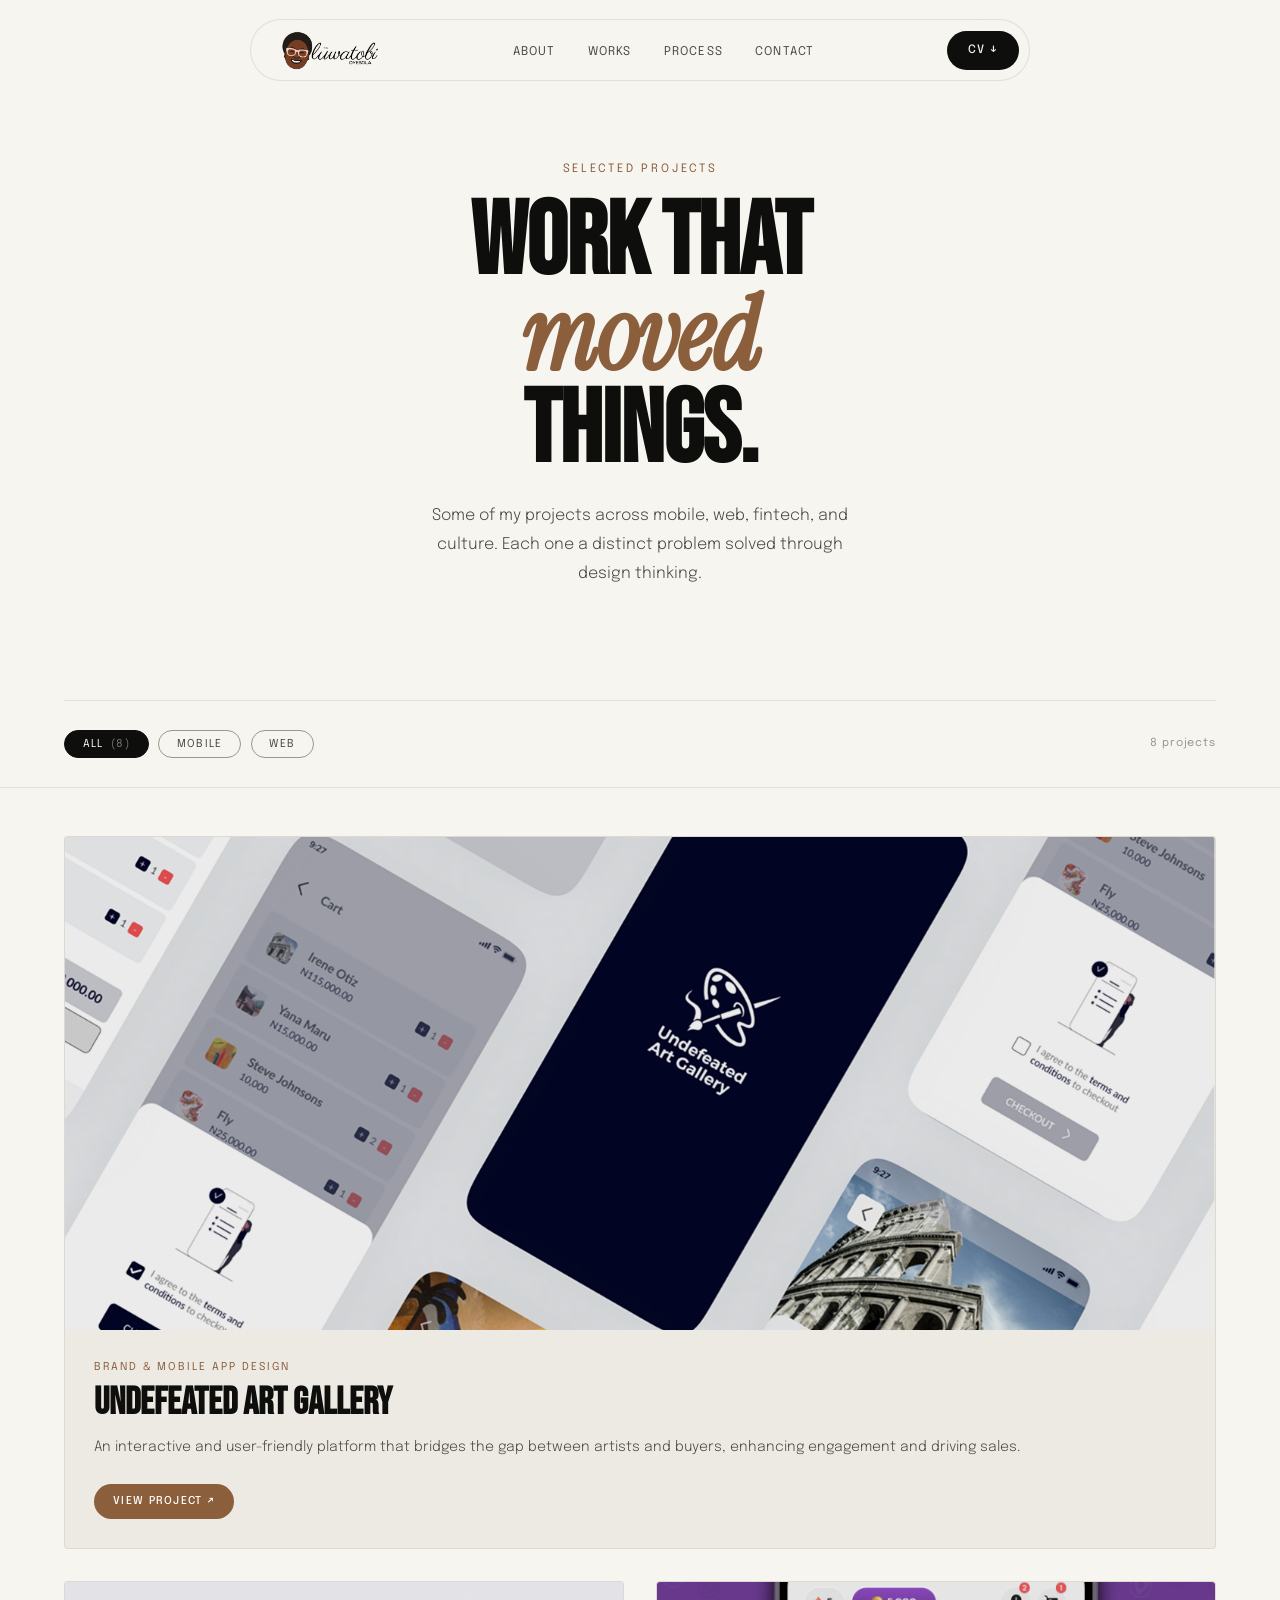
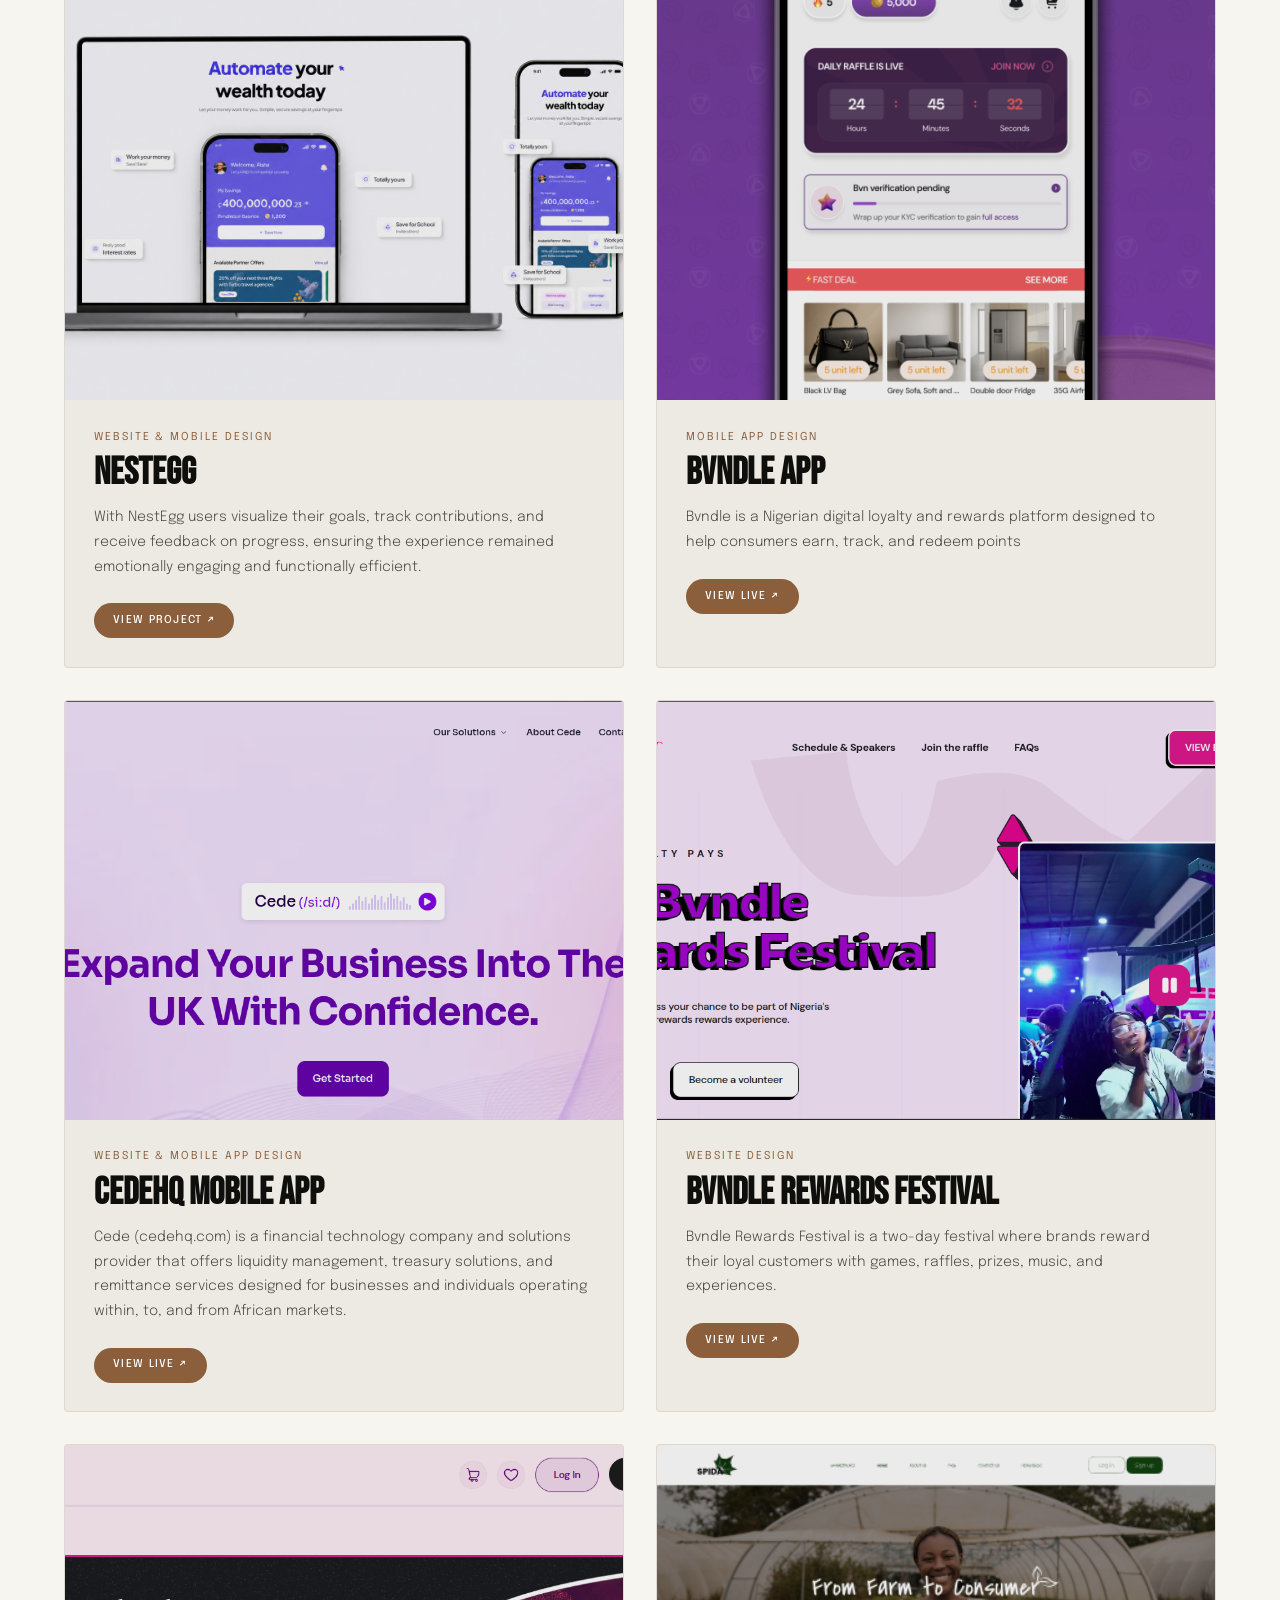
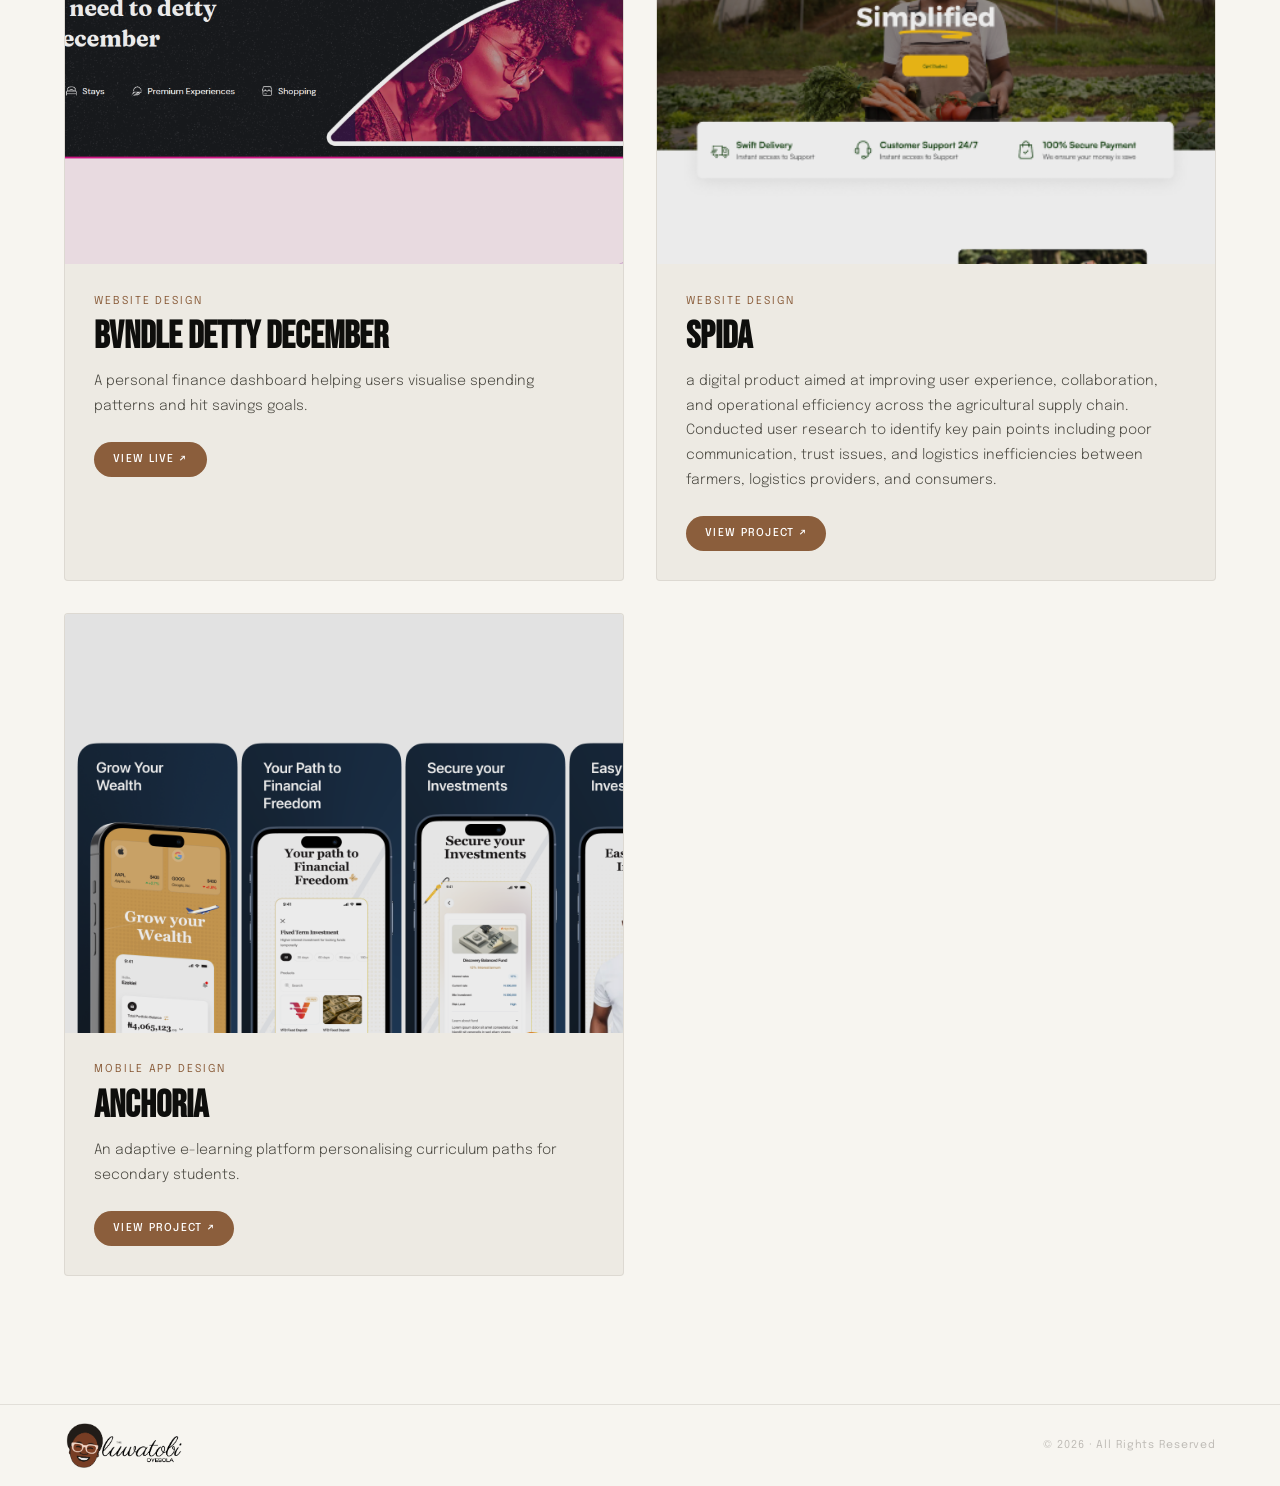
<file: case-study.html>
<!doctype html>
<html lang="en" data-theme="light">
  <head>
    <meta charset="UTF-8" />
    <meta name="viewport" content="width=device-width,initial-scale=1" />
    <title>Case Study — Oluwatobi Oyesola</title>
    <link rel="preconnect" href="https://fonts.googleapis.com" />
    <link
      href="https://fonts.googleapis.com/css2?family=Bebas+Neue&family=Epilogue:ital,wght@0,200;0,300;0,400;0,500;1,200&family=Instrument+Serif:ital@0;1&display=swap"
      rel="stylesheet"
    />
    <link rel="shortcut icon" href="[data-uri]" type="image/x-icon">
    <link rel="stylesheet" href="style.css" />
    <link rel="stylesheet" href="./style/works.css" />
    <script src="./script/script.js" defer></script>
    <style>
      /* ── SHARED DESIGN TOKENS ─────────────────── */
      :root {
        --bg: #f7f5f0;
        --bg2: #edeae3;
        --bg3: #e3dfd7;
        --surface: rgba(255, 255, 255, 0.55);
        --surface-border: rgba(200, 196, 188, 0.45);
        --ink: #0e0e0c;
        --ink2: #4a4840;
        --ink3: #9a9690;
        --accent: #0e0e0c;
        --accent2: #8b5e3c;
        --accent2l: #c49a72;
        --glass-nav: rgba(247, 245, 240, 0.78);
        --glass-card: rgba(255, 255, 255, 0.52);
        --shadow: 0 12px 56px rgba(14, 14, 12, 0.12);
        --shadow-sm: 0 2px 16px rgba(14, 14, 12, 0.07);
        --ff-d: "Bebas Neue", sans-serif;
        --ff-s: "Instrument Serif", Georgia, serif;
        --ff-b: "Epilogue", sans-serif;
        --ease: cubic-bezier(0.22, 1, 0.36, 1);
      }
      [data-theme="dark"] {
        --bg: #0e0e0c;
        --bg2: #1a1a17;
        --bg3: #222220;
        --surface: rgba(30, 30, 26, 0.6);
        --surface-border: rgba(255, 255, 255, 0.08);
        --ink: #f7f5f0;
        --ink2: #b8b4ac;
        --ink3: #6a6660;
        --accent: #f7f5f0;
        --accent2: #c49a72;
        --accent2l: #d4aa82;
        --glass-nav: rgba(14, 14, 12, 0.82);
        --glass-card: rgba(26, 26, 23, 0.65);
        --shadow: 0 12px 56px rgba(0, 0, 0, 0.45);
        --shadow-sm: 0 2px 16px rgba(0, 0, 0, 0.3);
      }
      *,
      *::before,
      *::after {
        box-sizing: border-box;
        margin: 0;
        padding: 0;
      }
      html {
        scroll-behavior: smooth;
        font-size: 16px;
      }
      body {
        font-family: var(--ff-b);
        background: var(--bg);
        color: var(--ink);
        overflow-x: hidden;
        transition:
          background 0.4s,
          color 0.4s;
        line-height: 1.6;
      }
      ::-webkit-scrollbar {
        width: 3px;
      }
      ::-webkit-scrollbar-track {
        background: var(--bg);
      }
      ::-webkit-scrollbar-thumb {
        background: var(--accent2);
        border-radius: 2px;
      }
      img {
        display: block;
        max-width: 100%;
      }
      a {
        text-decoration: none;
        color: inherit;
      }

      /* ── UTILITIES ─────────────────────────────── */
      .s-label {
        font-family: var(--ff-b);
        font-size: 0.7rem;
        font-weight: 400;
        letter-spacing: 0.25em;
        text-transform: uppercase;
        color: var(--accent2);
        display: flex;
        align-items: center;
        gap: 0.7rem;
        margin-bottom: 0.8rem;
      }

      .reveal {
        opacity: 0;
        transform: translateY(1.6rem);
        transition:
          opacity 0.8s var(--ease),
          transform 0.8s var(--ease);
      }
      .reveal.in {
        opacity: 1;
        transform: none;
      }
      .d1 {
        transition-delay: 0.1s;
      }
      .d2 {
        transition-delay: 0.2s;
      }
      .d3 {
        transition-delay: 0.3s;
      }
      .d4 {
        transition-delay: 0.4s;
      }
      .btn {
        font-family: var(--ff-b);
        font-size: 0.72rem;
        font-weight: 500;
        letter-spacing: 0.12em;
        text-transform: uppercase;
        padding: 0.8rem 1.8rem;
        border-radius: 100px;
        transition: all 0.25s;
        display: inline-flex;
        align-items: center;
        gap: 0.5rem;
        cursor: pointer;
        border: none;
      }
      .btn-solid {
        background: var(--ink);
        color: var(--bg);
      }
      .btn-solid:hover {
        background: var(--accent2);
        transform: translateY(-2px);
      }
      .btn-ghost {
        background: transparent;
        color: var(--ink);
        border: 0.5px solid var(--ink3);
      }
      .btn-ghost:hover {
        border-color: var(--accent2);
        color: var(--accent2);
        transform: translateY(-2px);
      }
      .btn-brown {
        background: var(--accent2);
        color: #fff;
      }
      .btn-brown:hover {
        background: var(--accent2l);
        transform: translateY(-2px);
      }

      /* ── CASE STUDY ───────────────────────────── */
      .cs-wrap {
        padding-top: 5rem;
      }

      /* HERO */
      .cs-hero {
        position: relative;
        height: 70vh;
        min-height: 460px;
        overflow: hidden;
        display: flex;
        align-items: flex-end;
      }
      .cs-hero-bg {
        position: absolute;
        inset: 0;
        background-size: cover;
        background-position: center 20%;
        transition: transform 6s ease;
      }
      .cs-hero-overlay {
        position: absolute;
        inset: 0;
        background: linear-gradient(
          to bottom,
          rgba(14, 14, 12, 0.1) 0%,
          rgba(14, 14, 12, 0.8) 100%
        );
      }
      .cs-hero-content {
        position: relative;
        z-index: 2;
        width: 100%;
        padding: 0 5vw 3.5rem;
      }
      .cs-back {
        position: absolute;
        top: 2rem;
        left: 5vw;
        z-index: 10;
        font-family: var(--ff-b);
        font-size: 0.72rem;
        letter-spacing: 0.15em;
        text-transform: uppercase;
        color: rgba(247, 245, 240, 0.7);
        display: inline-flex;
        align-items: center;
        gap: 0.5rem;
        transition: color 0.2s;
      }
      .cs-back:hover {
        color: #fff;
      }
      .cs-back svg {
        width: 16px;
        height: 16px;
        stroke: currentColor;
        fill: none;
        stroke-width: 1.5;
      }
      .cs-hero-cat {
        font-family: var(--ff-b);
        font-size: 0.7rem;
        letter-spacing: 0.2em;
        text-transform: uppercase;
        color: var(--accent2);
        margin-bottom: 0.8rem;
      }
      .cs-hero-title {
        font-family: var(--ff-d);
        font-size: clamp(3rem, 7vw, 8rem);
        line-height: 0.92;
        color: #f7f5f0;
        letter-spacing: -0.01em;
        margin-bottom: 1rem;
      }
      .cs-hero-sub {
        font-family: var(--ff-b);
        font-size: 1rem;
        font-weight: 300;
        color: rgba(247, 245, 240, 0.65);
        max-width: 52ch;
        line-height: 1.75;
        /* white-space: nowrap; */
        /* overflow: hidden; */
        /* text-overflow: ellipsis; */
        /* max-width: 300px; */
      }

      .truncate-multi {
        display: -webkit-box;
        -webkit-line-clamp: 3;
        -webkit-box-orient: vertical;
        overflow: hidden;
      }

      /* META BAR */
      .cs-meta-bar {
        background: var(--bg2);
        padding: 2rem 5vw;
        display: flex;
        gap: 3rem;
        flex-wrap: wrap;
        border-bottom: 0.5px solid var(--surface-border);
      }
      .cs-meta-item {
      }
      .cs-meta-label {
        font-family: var(--ff-b);
        font-size: 0.65rem;
        letter-spacing: 0.2em;
        text-transform: uppercase;
        color: var(--ink3);
        margin-bottom: 0.25rem;
      }
      .cs-meta-val {
        font-family: var(--ff-b);
        font-size: 0.9rem;
        font-weight: 400;
        color: var(--ink);
      }

      /* BODY */
      .cs-body {
        max-width: 1100px;
        margin: 0 auto;
        padding: 5rem 5vw 8rem;
      }
      .cs-section {
        margin-bottom: 5rem;
      }
      .cs-section-title {
        font-family: var(--ff-d);
        font-size: clamp(2rem, 4vw, 4rem);
        color: var(--ink);
        margin-bottom: 1.5rem;
        line-height: 1;
      }

      /* PROBLEM / SOLUTION 2-col */
      .cs-ps-grid {
        display: grid;
        grid-template-columns: 1fr 1fr;
        gap: 2px;
        margin: 3rem 0;
      }
      .cs-ps-col {
        padding: 2.5rem;
        background: var(--bg2);
        border: 0.5px solid var(--surface-border);
      }
      .cs-ps-col.solution {
        background: var(--ink);
        color: var(--bg);
      }
      .cs-ps-label {
        font-family: var(--ff-b);
        font-size: 0.68rem;
        letter-spacing: 0.2em;
        text-transform: uppercase;
        color: var(--accent2);
        margin-bottom: 0.8rem;
      }
      .cs-ps-col.solution .cs-ps-label {
        color: var(--accent2l);
      }
      .cs-ps-text {
        font-family: var(--ff-s);
        font-style: italic;
        font-size: 1.05rem;
        line-height: 1.85;
      }
      .cs-ps-col.solution .cs-ps-text {
        color: rgba(247, 245, 240, 0.8);
      }

      /* IMAGE GALLERY */
      .cs-gallery {
        columns: 3 280px;
        column-gap: 1rem;
        margin: 2rem 0;
      }
      .cs-gallery-item {
        break-inside: avoid;
        margin-bottom: 1rem;
        overflow: hidden;
        cursor: zoom-in;
        position: relative;
      }
      .cs-gallery-item img {
        width: 100%;
        display: block;
        transition:
          transform 0.5s var(--ease),
          filter 0.4s;
        filter: brightness(0.95);
      }
      .cs-gallery-item:hover img {
        transform: scale(1.03);
        filter: brightness(0.85);
      }
      .cs-gallery-item::after {
        content: "↗";
        position: absolute;
        top: 0.6rem;
        right: 0.6rem;
        font-size: 0.8rem;
        color: #fff;
        background: rgba(14, 14, 12, 0.4);
        backdrop-filter: blur(8px);
        padding: 0.2rem 0.5rem;
        border-radius: 4px;
        opacity: 0;
        transition: opacity 0.3s;
      }
      .cs-gallery-item:hover::after {
        opacity: 1;
      }

      /* CTA */
      .cs-cta-row {
        display: flex;
        gap: 1rem;
        flex-wrap: wrap;
        padding: 3rem 0;
        border-top: 0.5px solid var(--surface-border);
        margin-top: 4rem;
      }

      /* NAV BETWEEN PROJECTS */
      .cs-nav-row {
        display: grid;
        grid-template-columns: 1fr 1fr;
        gap: 1.2rem;
        padding: 3rem 5vw;
        background: var(--bg2);
        border-top: 0.5px solid var(--surface-border);
      }
      .cs-nav-card {
        background: var(--bg);
        padding: 1.8rem;
        border: 0.5px solid var(--surface-border);
        transition: all 0.3s var(--ease);
        cursor: pointer;
      }
      .cs-nav-card:hover {
        background: var(--bg2);
        transform: translateY(-2px);
        box-shadow: var(--shadow-sm);
      }
      .cs-nav-dir {
        font-family: var(--ff-b);
        font-size: 0.65rem;
        letter-spacing: 0.2em;
        text-transform: uppercase;
        color: var(--ink3);
        margin-bottom: 0.4rem;
      }
      .cs-nav-title {
        font-family: var(--ff-d);
        font-size: 1.6rem;
        color: var(--ink);
        line-height: 1;
      }

      /* LIGHTBOX */
      #lightbox {
        position: fixed;
        inset: 0;
        z-index: 9999;
        background: rgba(14, 14, 12, 0.95);
        display: flex;
        align-items: center;
        justify-content: center;
        opacity: 0;
        pointer-events: none;
        transition: opacity 0.3s;
      }
      #lightbox.open {
        opacity: 1;
        pointer-events: all;
      }
      #lightbox img {
        max-width: 90vw;
        max-height: 88vh;
        object-fit: contain;
        transform: scale(0.96);
        transition: transform 0.35s var(--ease);
      }
      #lightbox.open img {
        transform: scale(1);
      }
      #lb-close {
        position: absolute;
        top: 1.5rem;
        right: 1.5rem;
        font-family: var(--ff-b);
        font-size: 0.75rem;
        letter-spacing: 0.15em;
        text-transform: uppercase;
        color: rgba(247, 245, 240, 0.5);
        background: none;
        border: none;
        cursor: pointer;
        transition: color 0.2s;
      }
      #lb-close:hover {
        color: #fff;
      }

      @media (max-width: 760px) {
        .cs-ps-grid {
          grid-template-columns: 1fr;
        }
        .cs-gallery {
          columns: 2 160px;
        }
        .cs-hero {
          height: 55vh;
        }
        .cs-meta-bar {
          gap: 1.5rem;
        }
        .cs-nav-row {
          grid-template-columns: 1fr;
        }
        .cs-body {
          padding: 3rem 4vw 5rem;
        }
      }
    </style>
  </head>
  <body>
    <div class="nav-blur-overlay" id="navBlurOverlay"></div>

    <!-- NAV -->
    <nav id="main-nav">
      <a class="nav-logo" href="index.html">
        <img
          src="[data-uri]"
          alt="logo"
        />
      </a>
      <ul class="nav-links">
       <li><a href="./index.html#about">About</a></li>
        <li><a href="./works.html">Works</a></li>
        <li><a href="./index.html#process">Process</a></li>
        <li><a href="./index.html#contact">Contact</a></li>
      </ul>
      <div class="nav-right">
        <a
          class="nav-cta"
          href="./OyesolaResume.pdf"
          download="OyesolaResume.pdf"
          >CV &darr;</a
        >
        <button class="hamburger" id="navHamburger">
          <span></span>
          <span></span>
          <span></span>
        </button>
      </div>
    </nav>

    <div class="cs-wrap">
      <div class="cs-hero" id="csHero">
        <div class="cs-hero-bg" id="csBg"></div>
        <div class="cs-hero-overlay"></div>
        <a class="cs-back" href="works.html">
          <svg viewBox="0 0 16 16">
            <line x1="13" y1="8" x2="3" y2="8" />
            <polyline points="7,4 3,8 7,12" />
          </svg>
          Back to Works
        </a>
        <div class="cs-hero-content">
          <div class="cs-hero-cat" id="csCat"></div>
          <h1 class="cs-hero-title" id="csTitle"></h1>
          <p class="cs-hero-sub truncate-multi " id="csSub"></p>
        </div>
      </div>

      <div class="cs-meta-bar" id="csMetaBar">
        <div class="cs-meta-item">
          <div class="cs-meta-label">Role</div>
          <div class="cs-meta-val" id="csRole"></div>
        </div>
        <div class="cs-meta-item">
          <div class="cs-meta-label">Tools</div>
          <div class="cs-meta-val" id="csTools"></div>
        </div>
      </div>

      <div class="cs-body">
        <div class="cs-section reveal">
          <div class="s-label">Overview</div>
          <p
            id="csOverview"
            style="
              font-family: var(--ff-b);
              font-size: 1.05rem;
              font-weight: 300;
              color: var(--ink2);
              line-height: 1.9;
              max-width: 64ch;
            "
          ></p>
        </div>

        <div class="cs-section reveal d2">
          <div class="s-label">Design Work</div>
          <div class="cs-gallery" id="csGallery"></div>
        </div>

        <div class="cs-cta-row reveal d3" id="csCtaRow"></div>
      </div>

      <div class="cs-nav-row" id="csNavRow"></div>
    </div>

    <!-- LIGHTBOX -->
    <div id="lightbox">
      <button id="lb-close">Close ✕</button>
      <img id="lb-img" src="" alt="" />
    </div>
    <script>
      var PROJECTS = [
        {
          id: "artgallery",
          slug: "artgallery",
          title: "Undefeated Art Gallery",
          category: "Brand & Mobile App Design",
          short:
            "Designed Undefeated Art Gallery as a story driven art discovery platform where users connect emotionally with artwork before purchasing. My process began with UX research to identify gaps in traditional art platforms, then defining user personas and mapping a journey that prioritizes meaning over transaction. I translated insights into a simplified information architecture, wireframes, and a calm, minimal UI that places artwork storytelling before purchase actions. The result is an immersive experience that increases engagement, builds trust, and supports confident purchase decisions.",
          thumb: "./assets/UAG/undefeated-Gallery.png",
          hero: "./assets/UAG/undefeated-Gallery.png",
          imgs: [
           "./assets/UAG/undefeated-Gallery.png",
          "./assets/UAG/artgallery1.png",
          "./assets/UAG/artgallery2.png", 
          "./assets/UAG/artgallery3.png",
           "./assets/UAG/artgallery4.png",
           "./assets/UAG/artgallery5.png",
           "./assets/UAG/artgallery6.png",
           "./assets/UAG/artgallery7.png",
           "./assets/UAG/artgallery8.png",
           "./assets/UAG/artgallery9.png",
          ],
          role: "Product Designer",
          tools: "Figma",
          live: null,
          figma: null,
          has_links: false,
        },
        {
          id: "nestegg",
          slug: "nestegg",
          title: "Nest Egg",
          category: "Website & Mobile App Design",
          short:
            "Designed Nestegg in collaboration with a cross functional team, a savings platform created to help individuals intentionally plan, manage, and achieve their financial goals in a more structured and motivating way. The core concept of the product is to move beyond individual saving by introducing a collaborative model where users, especially students, can set specific financial targets and invite friends, family, or a trusted network to contribute toward achieving those goals. My role focused on translating this product vision into a clear, intuitive, and user centered experience. I worked on defining user flows that simplified the journey from goal creation to contribution tracking, ensuring that every step felt seamless and easy to understand. I created wireframes that structured the experience around clarity, motivation, and transparency, helping users always understand their progress and next steps. In the UI design phase, I focused on building an interface that encourages consistency and engagement, making the saving process feel less overwhelming and more rewarding. Special attention was given to how users visualize their goals, track contributions, and receive feedback on progress, ensuring the experience remained emotionally engaging and functionally efficient. This project also emphasized the importance of trust and collaboration in financial products. By enabling shared saving, Nestegg fosters accountability and community support, making it easier for users to stay committed to their financial goals.",
          thumb: "./assets/NES/NestEgg-mockup.png",
          hero: "./assets/NES/NestEgg-mockup.png",
          imgs: [
           "./assets/NES/nestegg-desktop.png",
          "./assets/NES/nestegg-s1.png",
          "./assets/NES/nestegg-s2.png",
          "./assets/NES/nestegg-s3.png",
            "./assets/NES/NestEgg.png",
            "./assets/NES/nestegg-1.png",
          "./assets/NES/nestegg 2.png",
          "./assets/NES/nestegg 3.png",
            "./assets/NES/nestegg-Desktop.png",
          "./assets/NES/nestegg-Desktop1.png",
          "./assets/NES/nestegg-desktop.png",
          "./assets/NES/nestegg-Empty-screen.png",
            
          ],
          role: "UI/UX Designer",
          tools: "Figma",
          live: null,
          figma: null,
          has_links: true,
        },
        {
          id: "bvndle",
          slug: "bvndle",
          title: "Bvndle App",
          category: "Mobile App Design",
          short:
            "Bvndle is a Nigerian digital loyalty and rewards platform designed to help consumers earn, track, and redeem points.",
          thumb: "./assets/Bvndle/bundle-home.png",
          hero: "./assets/Bvndle/bundle-home.png",
          imgs: [
           "./assets/Bvndle/bundle-home.png",
          "./assets/Bvndle/bundle-s1.png",
          "./assets/Bvndle/bundle-s2.png",  
          "./assets/Bvndle/bundle-s3.png",
          "./assets/Bvndle/bundle-s4.png",
          ],
          role: "Product Designer",
          tools: "Figma",
          live: "https://bvndle.com/",
          figma: null,
          has_links: true,
        },
        {
          id: "Cedehq",
          slug: "Cedehq",
          title: "Cedehq Mobile App",
          category: "Fintech \u00b7 Mobile App Design",
          short:
            "I collaborated with the design team on Cede, contributing to the creation of user centered digital solutions aimed at helping businesses scale through intuitive and effective product experiences. I worked closely with designers and stakeholders to translate business goals and user needs into clear, functional, and visually engaging interfaces. My contributions included supporting user research, developing user flows, creating wireframes, and designing high fidelity interfaces using Figma. I focused on simplifying complex processes, improving usability, and ensuring a consistent user experience across the product. Through this collaboration, I contributed to delivering scalable and user focused design solutions that align with both user needs and business objectives.",
          thumb: "./assets/cedehq.png",
          hero: "./assets/cedehq.png",
          imgs: [
            "./assets/cedehq.png",
          ],
          role: "Product Designer (Team Project)",
          tools: "Figma",
          live: "https://cedehq.com/uk",
          figma: null,
          has_links: true,
        },
        {
          id: "festival",
          slug: "festival",
          title: "Bvndle Rewards Festival",
          category: "Mobile App Design",
          short:
            "Bvndle Rewards Festival is a two-day festival where brands reward their loyal customers with games, raffles, prizes, music, and experiences.",
          thumb: "./assets/reward festival.png",
          hero: "./assets/reward festival.png",
          imgs: [
            "./assets/reward festival.png",
          ],
          role: "UX Designer",
          tools: "Figma \u00b7 FigJam \u00b7 Dovetail",
          problem:
            "Patients with chronic conditions were managing care across fragmented tools \u2014 leading to missed check-ins and poor clinical outcomes.",
          solution:
            "A unified care companion with symptom logging, medication reminders, and async messaging with care coordinators \u2014 all in one calm, accessible interface.",
          live: "https://rewardsfestival.bvndle.com/",
          figma: null,
          has_links: false,
        },
        {
          id: "detty",
          slug: "detty",
          title: "Bvndle Detty December",
          category: "MObile App Design",
          short:
            "Designed the Bvndle Detty December Admin system in collaboration with my team to support efficient event management and seamless operational control. My role focused on structuring the admin flow to ensure clear hierarchy, easy navigation, and smooth management of key activities such as user oversight, event updates, and content coordination. I worked closely with teammates to translate functional requirements into a user friendly dashboard experience that supports quick decision making and reduces operational complexity. This project highlights the importance of admin flows in UI UX design, as they ensure that backend users can efficiently manage systems, maintain accuracy, and execute tasks without friction, ultimately improving overall product performance and scalability.",
          thumb: "./assets/detty-december.png",
          hero: "./assets/detty-december.png",
          imgs: [
            "./assets/detty-december.png",
          ],
          role: "Product Designer",
          tools: "Figma",
          live: "https://bvndledettydecember.com/",
          figma: null,
          has_links: false,
        },
        {
          id: "spida",
          slug: "spida",
          title: "Spida",
          category: "Website Design",
          short:
            "Designed SPIDA, a digital product aimed at improving user experience, collaboration, and operational efficiency across the agricultural supply chain. Conducted user research to identify key pain points including poor communication, trust issues, and logistics inefficiencies between farmers, logistics providers, and consumers. Translated insights into clear user flows, information architecture, and UX design solutions that streamline interactions and improve end to end coordination. Focused on building a user centered, scalable, and data informed design system that enhances transparency, aligns stakeholder expectations, and improves service delivery. The final solution optimizes workflow efficiency, stakeholder communication, and product usability, creating a fair and reliable ecosystem that supports better decision making and improved user satisfaction across all touchpoints.",
          thumb: "./assets/SPA/spida-mockup.png",
          hero: "./assets/SPA/spida-mockup.png",
          imgs: [
            "./assets/SPA/spida-mockup.png",
            "./assets/SPA/spida-1.png",
             "./assets/SPA/spida-2.png",
              "./assets/SPA/spida-3.png",
               "./assets/SPA/spida-4.png",
               "./assets/SPA/spida-5.png",
               "./assets/SPA/spida-6.png",
               "./assets/SPA/spida-7.png",
               "./assets/SPA/spida-8.png",
               "./assets/SPA/spida-9.png",
               "./assets/SPA/spida-10.png",
               "./assets/SPA/spida-11.png",
                "./assets/SPA/spida-12.png",
              "./assets/SPA/spida.png"
          ],
          role: "Product Designer",
          tools: "Figma",
          live: null,
          figma: null,
          has_links: false,
        },
        {
          id: "anchoria",
          slug: "anchoria",
          title: "Anchoria",
          category: "Mobile App Design",
          short:
            "Designed the Anchoria Investment App in collaboration with a cross functional team, focusing on creating a seamless investment experience for users managing and growing their wealth. My role involved translating product requirements into clear user flows, wireframes, and intuitive interfaces that simplify investment actions and improve user confidence. A key highlight of this project is the exploration of both dark and light mode designs, ensuring visual flexibility, accessibility, and user preference across different environments. This project demonstrates thoughtful product thinking, collaboration, and attention to scalable UI systems in fintech design.",
          thumb: "./assets/ACH/Anchoria-full.png",
          hero: "./assets/ACH/Anchoria-full.png",
          imgs: [
            "./assets/ACH/Anchoria-full.png",
            "./assets/ACH/Anchoria-1.jpg",
             "./assets/ACH/Anchoria-2.jpg",
              "./assets/ACH/Anchoria-3.jpg",
               "./assets/ACH/Anchoria-4.jpg",
          ],
          role: "Product Designer",
          tools: "Figma",
          live: null,
          figma: null,
          has_links: false,
        },
      ];

      function getParam(key) {
        return new URLSearchParams(window.location.search).get(key);
      }

      function loadProject() {
        var id = getParam("p");
        var idx = PROJECTS.findIndex(function (p) {
          return p.id === id;
        });
        if (idx < 0) {
          window.location.href = "works.html";
          return;
        }
        var p = PROJECTS[idx];

        document.title = p.title + " — Oluwatobi Oyesola";

        document.getElementById("csBg").style.backgroundImage = "url(" + p.hero + ")";
        document.getElementById("csCat").textContent = p.category;
        document.getElementById("csTitle").textContent = p.title;
        document.getElementById("csSub").textContent = p.short;
        document.getElementById("csRole").textContent = p.role;
        document.getElementById("csTools").textContent = p.tools;
        document.getElementById("csOverview").textContent = p.short;

        // Gallery
        var gallery = document.getElementById("csGallery");
        gallery.innerHTML = "";
        p.imgs.forEach(function (src) {
          var div = document.createElement("div");
          div.className = "cs-gallery-item";
          var img = document.createElement("img");
          img.src = src;
          img.alt = p.title;
          img.loading = "lazy";
          img.addEventListener("click", function () {
            openLightbox(src);
          });
          div.appendChild(img);
          gallery.appendChild(div);
        });

        // CTA
        var cta = document.getElementById("csCtaRow");
        cta.innerHTML = "";
        if (p.has_links && p.live) {
          cta.innerHTML +=
            '<a href="' +
            p.live +
            '" target="_blank" class="btn btn-brown">View Live Project ↗</a>';
        }
        cta.innerHTML +=
          '<a href="works.html" class="btn btn-ghost">← Back to All Works</a>';

        // Prev/Next nav
        var prev = PROJECTS[(idx - 1 + PROJECTS.length) % PROJECTS.length];
        var next = PROJECTS[(idx + 1) % PROJECTS.length];
        document.getElementById("csNavRow").innerHTML =
          '<a class="cs-nav-card" href="case-study.html?p=' +
          prev.id +
          '">' +
          '<div class="cs-nav-dir">← Previous</div>' +
          '<div class="cs-nav-title">' +
          prev.title +
          "</div></a>" +
          '<a class="cs-nav-card" href="case-study.html?p=' +
          next.id +
          '" style="text-align:right">' +
          '<div class="cs-nav-dir">Next →</div>' +
          '<div class="cs-nav-title">' +
          next.title +
          "</div></a>";

        // parallax
        window.addEventListener(
          "scroll",
          function () {
            var bg = document.getElementById("csBg");
            if (window.scrollY < window.innerHeight)
              bg.style.transform = "translateY(" + window.scrollY * 0.3 + "px)";
          },
          { passive: true },
        );
      }

      // Lightbox
      function openLightbox(src) {
        var lb = document.getElementById("lightbox");
        document.getElementById("lb-img").src = src;
        lb.classList.add("open");
        document.body.style.overflow = "hidden";
      }
      document
        .getElementById("lb-close")
        .addEventListener("click", function () {
          document.getElementById("lightbox").classList.remove("open");
          document.body.style.overflow = "";
        });
      document
        .getElementById("lightbox")
        .addEventListener("click", function (e) {
          if (e.target === this) {
            this.classList.remove("open");
            document.body.style.overflow = "";
          }
        });
      document.addEventListener("keydown", function (e) {
        if (e.key === "Escape") {
          document.getElementById("lightbox").classList.remove("open");
          document.body.style.overflow = "";
        }
      });

      loadProject();
    </script>
  </body>
</html>
</file>
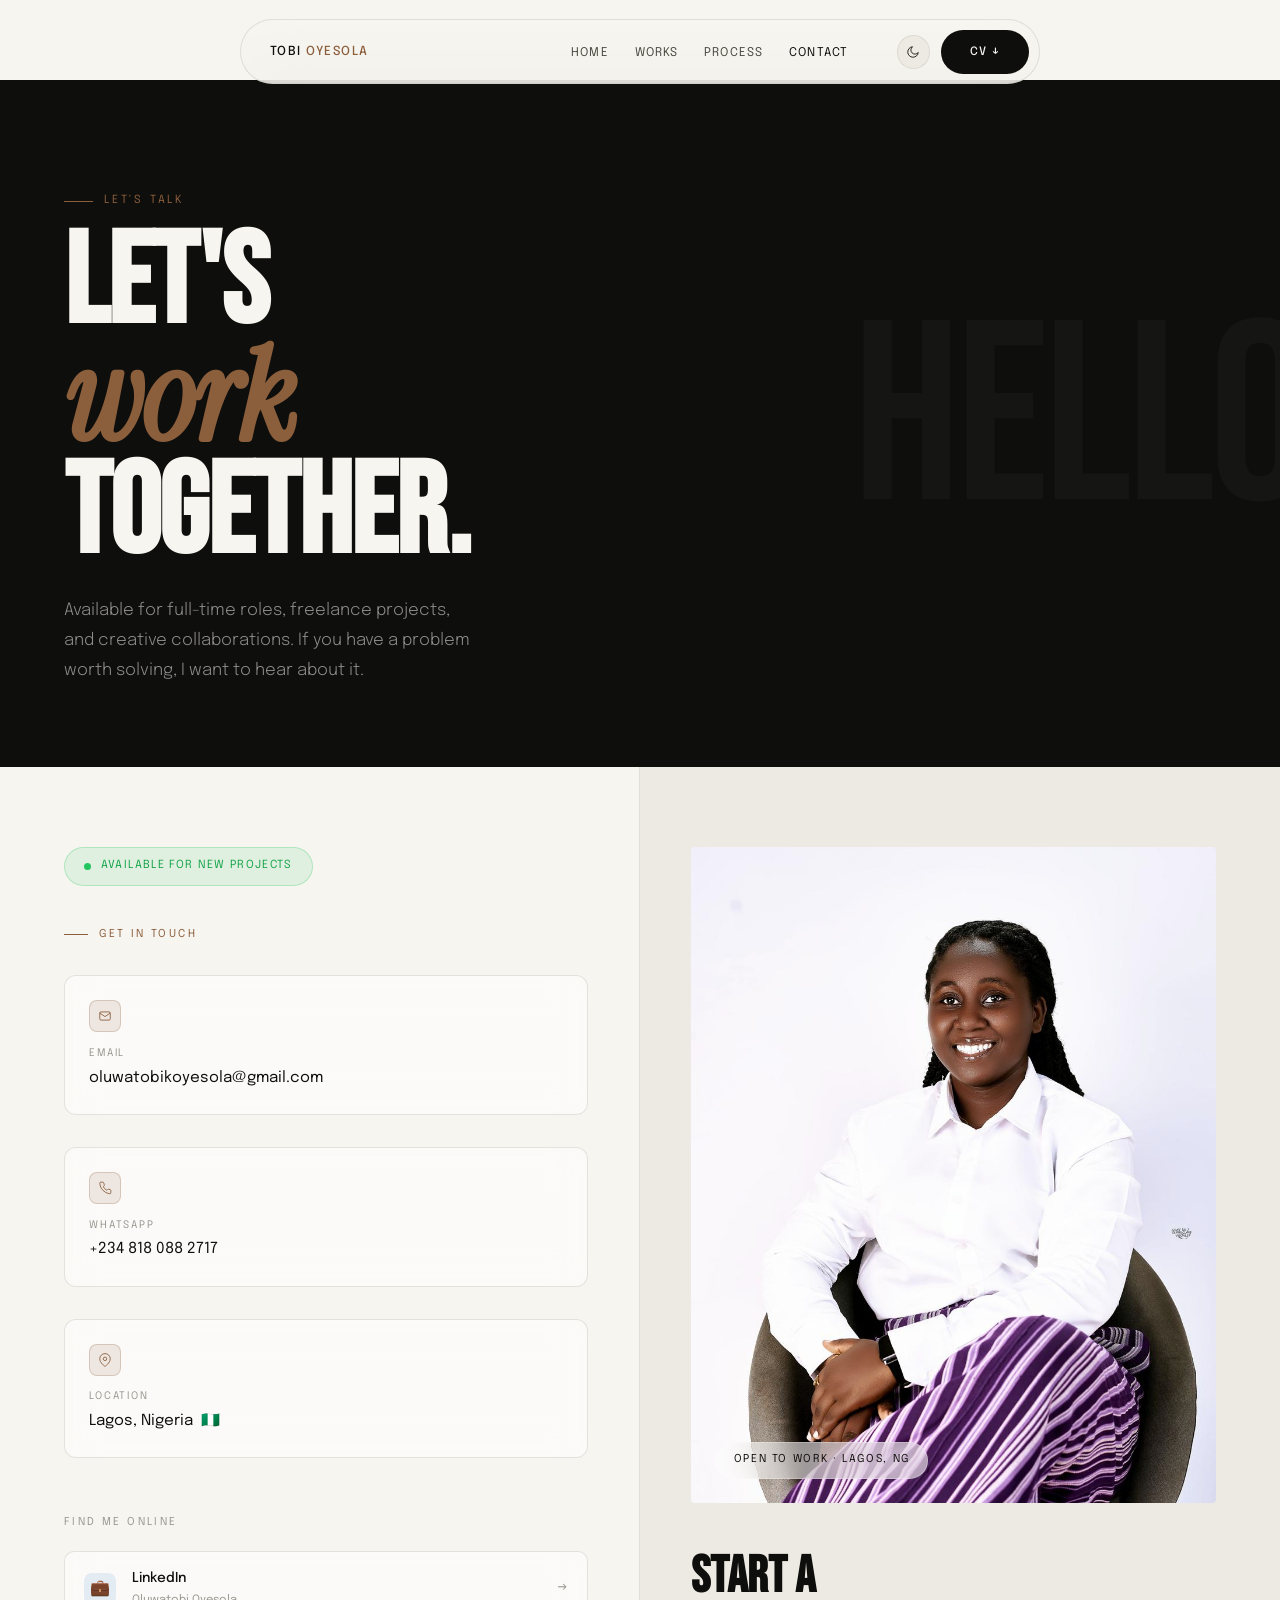
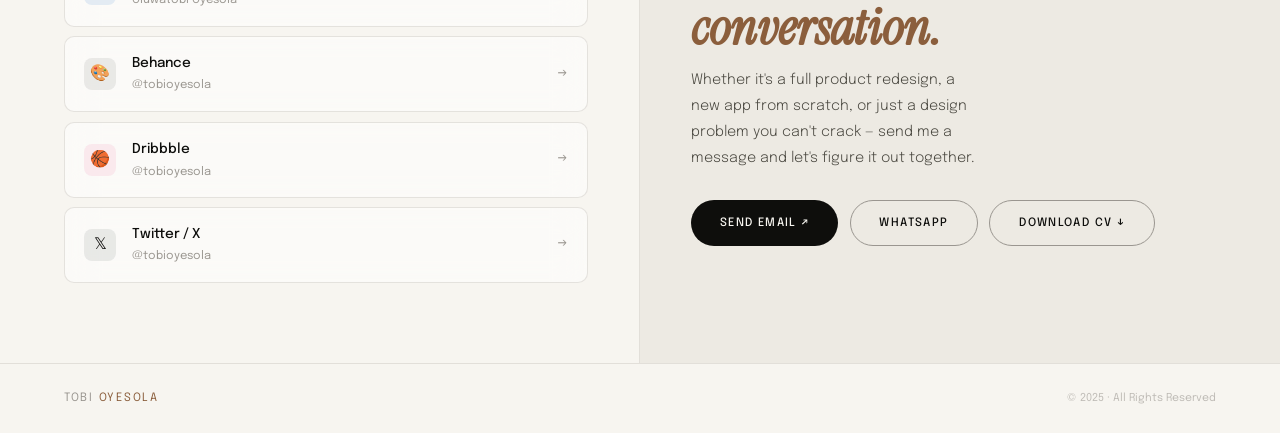
<file: files/contact.html>
<!DOCTYPE html>
<html lang="en" data-theme="light">
<head>
<meta charset="UTF-8">
<meta name="viewport" content="width=device-width,initial-scale=1">
<title>Contact — Oluwatobi Oyesola</title>
<link rel="preconnect" href="https://fonts.googleapis.com"><link href="https://fonts.googleapis.com/css2?family=Bebas+Neue&family=Epilogue:ital,wght@0,200;0,300;0,400;0,500;1,200&family=Instrument+Serif:ital@0;1&display=swap" rel="stylesheet">
<style>
/* ── SHARED DESIGN TOKENS ─────────────────── */
:root{
  --bg:#F7F5F0;--bg2:#EDEAE3;--bg3:#E3DFD7;
  --surface:rgba(255,255,255,0.55);
  --surface-border:rgba(200,196,188,0.45);
  --ink:#0E0E0C;--ink2:#4A4840;--ink3:#9A9690;
  --accent:#0E0E0C;--accent2:#8B5E3C;--accent2l:#C49A72;
  --glass-nav:rgba(247,245,240,0.78);
  --glass-card:rgba(255,255,255,0.52);
  --shadow:0 12px 56px rgba(14,14,12,0.12);
  --shadow-sm:0 2px 16px rgba(14,14,12,0.07);
  --ff-d:'Bebas Neue',sans-serif;
  --ff-s:'Instrument Serif',Georgia,serif;
  --ff-b:'Epilogue',sans-serif;
  --ease:cubic-bezier(0.22,1,0.36,1);
}
[data-theme="dark"]{
  --bg:#0E0E0C;--bg2:#1A1A17;--bg3:#222220;
  --surface:rgba(30,30,26,0.6);
  --surface-border:rgba(255,255,255,0.08);
  --ink:#F7F5F0;--ink2:#B8B4AC;--ink3:#6A6660;
  --accent:#F7F5F0;--accent2:#C49A72;--accent2l:#D4AA82;
  --glass-nav:rgba(14,14,12,0.82);
  --glass-card:rgba(26,26,23,0.65);
  --shadow:0 12px 56px rgba(0,0,0,0.45);
  --shadow-sm:0 2px 16px rgba(0,0,0,0.3);
}
*,*::before,*::after{box-sizing:border-box;margin:0;padding:0}
html{scroll-behavior:smooth;font-size:16px}
body{font-family:var(--ff-b);background:var(--bg);color:var(--ink);
  overflow-x:hidden;transition:background .4s,color .4s;line-height:1.6}
::-webkit-scrollbar{width:3px}
::-webkit-scrollbar-track{background:var(--bg)}
::-webkit-scrollbar-thumb{background:var(--accent2);border-radius:2px}
img{display:block;max-width:100%}
a{text-decoration:none;color:inherit}

/* ── NAV ───────────────────────────────────── */
nav{
  position:fixed;top:1.2rem;left:50%;transform:translateX(-50%);
  z-index:300;background:var(--glass-nav);
  backdrop-filter:blur(28px) saturate(180%);
  -webkit-backdrop-filter:blur(28px) saturate(180%);
  border:0.5px solid var(--surface-border);
  border-radius:100px;padding:.6rem .6rem .6rem 1.8rem;
  display:flex;align-items:center;gap:2rem;
  box-shadow:var(--shadow-sm);
  transition:all .4s var(--ease);
  width:min(800px,92vw);
}
.nav-logo{font-family:var(--ff-b);font-size:.78rem;font-weight:500;
  letter-spacing:.12em;text-transform:uppercase;color:var(--ink);white-space:nowrap;flex-shrink:0}
.nav-logo span{color:var(--accent2)}
.nav-links{display:flex;gap:1.6rem;list-style:none;align-items:center;margin-left:auto}
.nav-links a{font-family:var(--ff-b);font-size:.75rem;font-weight:400;
  letter-spacing:.1em;text-transform:uppercase;color:var(--ink2);
  transition:color .2s;padding:.2rem 0}
.nav-links a:hover,.nav-links a.active{color:var(--ink)}
.nav-right{display:flex;align-items:center;gap:.7rem;margin-left:1rem}
.nav-cta{font-family:var(--ff-b);font-size:.72rem;font-weight:500;
  letter-spacing:.12em;text-transform:uppercase;
  background:var(--ink);color:var(--bg);
  padding:.65rem 1.3rem;border-radius:100px;
  transition:all .25s;white-space:nowrap;border:none;cursor:pointer}
.nav-cta:hover{background:var(--accent2);transform:translateY(-1px)}
.theme-btn{width:2.1rem;height:2.1rem;border-radius:50%;
  background:var(--bg2);border:.5px solid var(--surface-border);
  cursor:pointer;display:flex;align-items:center;justify-content:center;
  transition:all .25s;flex-shrink:0}
.theme-btn:hover{background:var(--accent2)}
.theme-btn svg{width:14px;height:14px;stroke:var(--ink);fill:none;stroke-width:1.5;transition:stroke .3s}
.theme-btn:hover svg{stroke:#fff}
@media(max-width:760px){
  nav{top:.7rem;padding:.5rem .5rem .5rem 1.2rem;gap:.8rem}
  .nav-links{display:none}
}

/* ── UTILITIES ─────────────────────────────── */
.s-label{font-family:var(--ff-b);font-size:.7rem;font-weight:400;
  letter-spacing:.25em;text-transform:uppercase;color:var(--accent2);
  display:flex;align-items:center;gap:.7rem;margin-bottom:.8rem}
.s-label::before{content:'';width:1.8rem;height:.5px;background:var(--accent2);display:block}
.reveal{opacity:0;transform:translateY(1.6rem);
  transition:opacity .8s var(--ease),transform .8s var(--ease)}
.reveal.in{opacity:1;transform:none}
.d1{transition-delay:.1s}.d2{transition-delay:.2s}
.d3{transition-delay:.3s}.d4{transition-delay:.4s}
.btn{font-family:var(--ff-b);font-size:.72rem;font-weight:500;
  letter-spacing:.12em;text-transform:uppercase;
  padding:.8rem 1.8rem;border-radius:100px;
  transition:all .25s;display:inline-flex;align-items:center;gap:.5rem;cursor:pointer;border:none}
.btn-solid{background:var(--ink);color:var(--bg)}
.btn-solid:hover{background:var(--accent2);transform:translateY(-2px)}
.btn-ghost{background:transparent;color:var(--ink);border:.5px solid var(--ink3)}
.btn-ghost:hover{border-color:var(--accent2);color:var(--accent2);transform:translateY(-2px)}
.btn-brown{background:var(--accent2);color:#fff}
.btn-brown:hover{background:var(--accent2l);transform:translateY(-2px)}


/* ── CONTACT PAGE ─────────────────────────── */
.c-wrap{padding-top:5rem;min-height:100vh;display:flex;flex-direction:column}

/* HERO BAND */
.c-hero{
  background:var(--ink);
  padding:7rem 5vw 5rem;
  position:relative;overflow:hidden;
}
.c-hero::before{
  content:'HELLO';
  position:absolute;right:-2vw;top:50%;transform:translateY(-50%);
  font-family:var(--ff-d);
  font-size:clamp(8rem,20vw,24rem);
  color:rgba(247,245,240,.03);line-height:1;
  pointer-events:none;letter-spacing:-.02em;white-space:nowrap;
}
.c-hero-inner{max-width:900px;position:relative;z-index:1}
.c-eyebrow{
  font-family:var(--ff-b);font-size:.7rem;letter-spacing:.25em;
  text-transform:uppercase;color:var(--accent2);
  display:flex;align-items:center;gap:.7rem;margin-bottom:1.2rem;
}
.c-eyebrow::before{content:'';width:1.8rem;height:.5px;background:var(--accent2);display:block}
.c-title{
  font-family:var(--ff-d);
  font-size:clamp(4rem,10vw,12rem);
  line-height:.88;color:#F7F5F0;letter-spacing:-.01em;
  margin-bottom:1.5rem;
}
.c-title em{font-family:var(--ff-s);font-style:italic;color:var(--accent2)}
.c-tagline{
  font-family:var(--ff-b);font-size:1.05rem;font-weight:300;
  color:rgba(247,245,240,.55);max-width:46ch;line-height:1.8;
}

/* MAIN GRID */
.c-main{
  flex:1;
  display:grid;grid-template-columns:1fr 1fr;
  background:var(--bg);
}
.c-left{
  padding:5rem 4vw 5rem 5vw;
  border-right:.5px solid var(--surface-border);
}
.c-right{
  padding:5rem 5vw 5rem 4vw;
  background:var(--bg2);
}

/* Contact details */
.c-section-label{
  font-family:var(--ff-b);font-size:.68rem;letter-spacing:.22em;
  text-transform:uppercase;color:var(--accent2);
  display:flex;align-items:center;gap:.7rem;margin-bottom:2rem;
}
.c-section-label::before{content:'';width:1.5rem;height:.5px;background:var(--accent2);display:block}

.c-detail-list{display:flex;flex-direction:column;gap:2rem;margin-bottom:3.5rem}
.c-detail{
  padding:1.5rem;border:.5px solid var(--surface-border);
  background:var(--glass-card);
  backdrop-filter:blur(16px);-webkit-backdrop-filter:blur(16px);
  border-radius:12px;
  transition:transform .3s var(--ease),box-shadow .3s;
}
.c-detail:hover{transform:translateY(-2px);box-shadow:var(--shadow-sm)}
.c-detail-icon{
  width:2rem;height:2rem;border-radius:8px;
  background:rgba(139,94,60,.12);border:.5px solid rgba(139,94,60,.25);
  display:flex;align-items:center;justify-content:center;
  margin-bottom:.8rem;
}
.c-detail-icon svg{width:14px;height:14px;stroke:var(--accent2);fill:none;stroke-width:1.5}
.c-detail-label{
  font-family:var(--ff-b);font-size:.65rem;letter-spacing:.18em;
  text-transform:uppercase;color:var(--ink3);margin-bottom:.25rem;
}
.c-detail-val{
  font-family:var(--ff-b);font-size:.95rem;color:var(--ink);
}
.c-detail-val a{color:inherit;transition:color .2s}
.c-detail-val a:hover{color:var(--accent2)}

/* Availability badge */
.c-avail{
  display:inline-flex;align-items:center;gap:.6rem;
  padding:.6rem 1.2rem;border-radius:100px;
  background:rgba(34,197,94,.1);border:.5px solid rgba(34,197,94,.25);
  margin-bottom:2.5rem;
}
.c-avail-dot{
  width:7px;height:7px;border-radius:50%;background:#22c55e;
  animation:pulse 2.2s ease infinite;
}
@keyframes pulse{
  0%,100%{box-shadow:0 0 0 0 rgba(34,197,94,.4)}
  50%{box-shadow:0 0 0 5px rgba(34,197,94,0)}
}
.c-avail-text{
  font-family:var(--ff-b);font-size:.7rem;letter-spacing:.12em;
  text-transform:uppercase;color:#16a34a;
}
[data-theme="dark"] .c-avail-text{color:#4ade80}

/* Social links */
.c-socials-title{
  font-family:var(--ff-b);font-size:.68rem;letter-spacing:.22em;
  text-transform:uppercase;color:var(--ink3);margin-bottom:1.2rem;
}
.c-socials{display:flex;flex-direction:column;gap:.6rem}
.c-social{
  display:flex;align-items:center;gap:1rem;
  padding:1rem 1.2rem;
  border:.5px solid var(--surface-border);border-radius:10px;
  background:var(--glass-card);
  backdrop-filter:blur(16px);-webkit-backdrop-filter:blur(16px);
  transition:all .25s var(--ease);text-decoration:none;
}
.c-social:hover{
  border-color:var(--accent2);
  transform:translateX(4px);
  box-shadow:var(--shadow-sm);
}
.c-social-icon{
  width:2rem;height:2rem;border-radius:8px;
  display:flex;align-items:center;justify-content:center;
  flex-shrink:0;font-size:1rem;
}
.c-social-name{
  font-family:var(--ff-b);font-size:.85rem;font-weight:500;color:var(--ink);
}
.c-social-handle{
  font-family:var(--ff-b);font-size:.72rem;color:var(--ink3);margin-top:.1rem;
}
.c-social-arrow{
  margin-left:auto;color:var(--ink3);font-size:.9rem;
  transition:transform .2s,color .2s;
}
.c-social:hover .c-social-arrow{transform:translateX(3px);color:var(--accent2)}

/* Right panel — photo + CTA */
.c-photo-wrap{
  position:relative;margin-bottom:3rem;overflow:hidden;border-radius:4px;
}
.c-photo{
  width:100%;aspect-ratio:4/5;object-fit:cover;object-position:top;
  display:block;filter:grayscale(.08);
  transition:filter .4s;
}
.c-photo-wrap:hover .c-photo{filter:grayscale(0)}
.c-photo-tag{
  position:absolute;bottom:1.5rem;left:1.5rem;
  background:var(--glass-card);
  backdrop-filter:blur(20px);-webkit-backdrop-filter:blur(20px);
  border:.5px solid rgba(255,255,255,.25);
  border-radius:100px;padding:.55rem 1.1rem;
  font-family:var(--ff-b);font-size:.68rem;letter-spacing:.15em;
  text-transform:uppercase;color:var(--ink);
}
.c-cta-title{
  font-family:var(--ff-d);font-size:clamp(2rem,4vw,3.5rem);
  line-height:1;color:var(--ink);margin-bottom:.8rem;
}
.c-cta-title em{font-family:var(--ff-s);font-style:italic;color:var(--accent2)}
.c-cta-body{
  font-family:var(--ff-b);font-size:.9rem;font-weight:300;
  color:var(--ink2);line-height:1.8;margin-bottom:1.8rem;max-width:36ch;
}
.c-cta-btns{display:flex;gap:.7rem;flex-wrap:wrap}

/* footer */
.c-footer{
  background:var(--bg);padding:1.6rem 5vw;
  display:flex;align-items:center;justify-content:space-between;
  border-top:.5px solid var(--surface-border);
}
.c-footer-brand{
  font-family:var(--ff-b);font-size:.72rem;letter-spacing:.15em;
  text-transform:uppercase;color:var(--ink3);
}
.c-footer-brand span{color:var(--accent2)}
.c-footer-copy{
  font-family:var(--ff-b);font-size:.68rem;color:var(--ink3);opacity:.6;
}

@media(max-width:860px){
  .c-main{grid-template-columns:1fr}
  .c-left{border-right:none;border-bottom:.5px solid var(--surface-border);padding:3rem 4vw}
  .c-right{padding:3rem 4vw}
  .c-footer{flex-direction:column;gap:.4rem;text-align:center}
}
</style>
</head>
<body>
<nav id="main-nav">
  <a class="nav-logo" href="portfolio_v2.html">TOBI <span>OYESOLA</span></a>
  <ul class="nav-links">
    <li><a href="portfolio_v2.html">Home</a></li>
    <li><a href="works.html" class="">Works</a></li>
    <li><a href="portfolio_v2.html#process">Process</a></li>
    <li><a href="contact.html" class="active">Contact</a></li>
  </ul>
  <div class="nav-right">
    <button class="theme-btn" id="themeToggle" aria-label="Toggle theme">
      <svg id="themeIcon" viewBox="0 0 24 24"><path d="M21 12.79A9 9 0 1111.21 3a7 7 0 109.79 9.79z"/></svg>
    </button>
    <a class="btn nav-cta" href="#">CV &darr;</a>
  </div>
</nav>

<div class="c-wrap">

  <!-- HERO BAND -->
  <div class="c-hero">
    <div class="c-hero-inner">
      <div class="c-eyebrow reveal">Let's Talk</div>
      <h1 class="c-title reveal d1">
        Let's<br>
        <em>work</em><br>
        together.
      </h1>
      <p class="c-tagline reveal d2">
        Available for full-time roles, freelance projects, and creative collaborations. If you have a problem worth solving, I want to hear about it.
      </p>
    </div>
  </div>

  <!-- MAIN -->
  <div class="c-main">

    <!-- LEFT — Details & Social -->
    <div class="c-left">

      <div class="c-avail reveal">
        <div class="c-avail-dot"></div>
        <span class="c-avail-text">Available for new projects</span>
      </div>

      <div class="c-section-label reveal">Get in Touch</div>

      <div class="c-detail-list">
        <div class="c-detail reveal">
          <div class="c-detail-icon">
            <svg viewBox="0 0 24 24"><rect x="3" y="5" width="18" height="14" rx="2"/><polyline points="3,7 12,13 21,7"/></svg>
          </div>
          <div class="c-detail-label">Email</div>
          <div class="c-detail-val"><a href="mailto:oluwatobikoyesola@gmail.com">oluwatobikoyesola@gmail.com</a></div>
        </div>
        <div class="c-detail reveal d1">
          <div class="c-detail-icon">
            <svg viewBox="0 0 24 24"><path d="M22 16.92v3a2 2 0 01-2.18 2A19.79 19.79 0 013 4.18 2 2 0 015 2h3a2 2 0 012 1.72c.127.96.361 1.903.7 2.81a2 2 0 01-.45 2.11L9.09 9.91a16 16 0 006 6l1.27-1.27a2 2 0 012.11-.45c.907.339 1.85.573 2.81.7A2 2 0 0122 16.92z"/></svg>
          </div>
          <div class="c-detail-label">WhatsApp</div>
          <div class="c-detail-val"><a href="https://wa.me/2348180882717">+234 818 088 2717</a></div>
        </div>
        <div class="c-detail reveal d2">
          <div class="c-detail-icon">
            <svg viewBox="0 0 24 24"><path d="M21 10c0 7-9 13-9 13s-9-6-9-13a9 9 0 0118 0z"/><circle cx="12" cy="10" r="3"/></svg>
          </div>
          <div class="c-detail-label">Location</div>
          <div class="c-detail-val">Lagos, Nigeria &nbsp;🇳🇬</div>
        </div>
      </div>

      <div class="c-socials-title reveal">Find me online</div>
      <div class="c-socials reveal d1">
        <a class="c-social" href="#" target="_blank">
          <div class="c-social-icon" style="background:rgba(10,102,194,.1)">💼</div>
          <div>
            <div class="c-social-name">LinkedIn</div>
            <div class="c-social-handle">Oluwatobi Oyesola</div>
          </div>
          <span class="c-social-arrow">→</span>
        </a>
        <a class="c-social" href="#" target="_blank">
          <div class="c-social-icon" style="background:rgba(26,26,26,.08)">🎨</div>
          <div>
            <div class="c-social-name">Behance</div>
            <div class="c-social-handle">@tobioyesola</div>
          </div>
          <span class="c-social-arrow">→</span>
        </a>
        <a class="c-social" href="#" target="_blank">
          <div class="c-social-icon" style="background:rgba(234,76,137,.1)">🏀</div>
          <div>
            <div class="c-social-name">Dribbble</div>
            <div class="c-social-handle">@tobioyesola</div>
          </div>
          <span class="c-social-arrow">→</span>
        </a>
        <a class="c-social" href="#" target="_blank">
          <div class="c-social-icon" style="background:rgba(15,20,25,.08)">𝕏</div>
          <div>
            <div class="c-social-name">Twitter / X</div>
            <div class="c-social-handle">@tobioyesola</div>
          </div>
          <span class="c-social-arrow">→</span>
        </a>
      </div>
    </div>

    <!-- RIGHT — Photo + CTA -->
    <div class="c-right">
      <div class="c-photo-wrap reveal">
        <img class="c-photo" src="[data-uri]" alt="Oluwatobi Oyesola">
        <div class="c-photo-tag">Open to Work · Lagos, NG</div>
      </div>
      <h2 class="c-cta-title reveal d1">Start a<br><em>conversation.</em></h2>
      <p class="c-cta-body reveal d2">
        Whether it's a full product redesign, a new app from scratch, or just a design problem you can't crack — send me a message and let's figure it out together.
      </p>
      <div class="c-cta-btns reveal d3">
        <a href="mailto:oluwatobikoyesola@gmail.com" class="btn btn-solid">Send Email ↗</a>
        <a href="https://wa.me/2348180882717" class="btn btn-ghost">WhatsApp</a>
        <a href="#" download class="btn btn-ghost">Download CV ↓</a>
      </div>
    </div>
  </div>

  <div class="c-footer">
    <div class="c-footer-brand">TOBI <span>OYESOLA</span></div>
    <div class="c-footer-copy">&copy; 2025 · All Rights Reserved</div>
  </div>
</div>

<script>
(function(){
  var root=document.documentElement;
  var btn=document.getElementById('themeToggle');
  var icon=document.getElementById('themeIcon');
  var MOON='<path d="M21 12.79A9 9 0 1111.21 3a7 7 0 109.79 9.79z"/>';
  var SUN='<circle cx="12" cy="12" r="5"/><line x1="12" y1="1" x2="12" y2="3"/><line x1="12" y1="21" x2="12" y2="23"/><line x1="4.22" y1="4.22" x2="5.64" y2="5.64"/><line x1="18.36" y1="18.36" x2="19.78" y2="19.78"/><line x1="1" y1="12" x2="3" y2="12"/><line x1="21" y1="12" x2="23" y2="12"/><line x1="4.22" y1="19.78" x2="5.64" y2="18.36"/><line x1="18.36" y1="5.64" x2="19.78" y2="4.22"/>';
  var dark=localStorage.getItem('theme')==='dark';
  if(dark){root.setAttribute('data-theme','dark');if(icon)icon.innerHTML=SUN;}
  if(btn)btn.addEventListener('click',function(){
    dark=!dark;root.setAttribute('data-theme',dark?'dark':'light');
    if(icon)icon.innerHTML=dark?SUN:MOON;
    localStorage.setItem('theme',dark?'dark':'light');
  });
  var obs=new IntersectionObserver(function(entries){
    entries.forEach(function(e){if(e.isIntersecting){e.target.classList.add('in');obs.unobserve(e.target);}});
  },{threshold:.08,rootMargin:'0px 0px -40px 0px'});
  document.querySelectorAll('.reveal').forEach(function(el){obs.observe(el);});
  var n=document.getElementById('main-nav');
  if(n)window.addEventListener('scroll',function(){
    n.style.boxShadow=window.scrollY>60?'0 4px 32px rgba(14,14,12,.14)':'none';
  },{passive:true});
})();
</script>
</body>
</html>
</file>
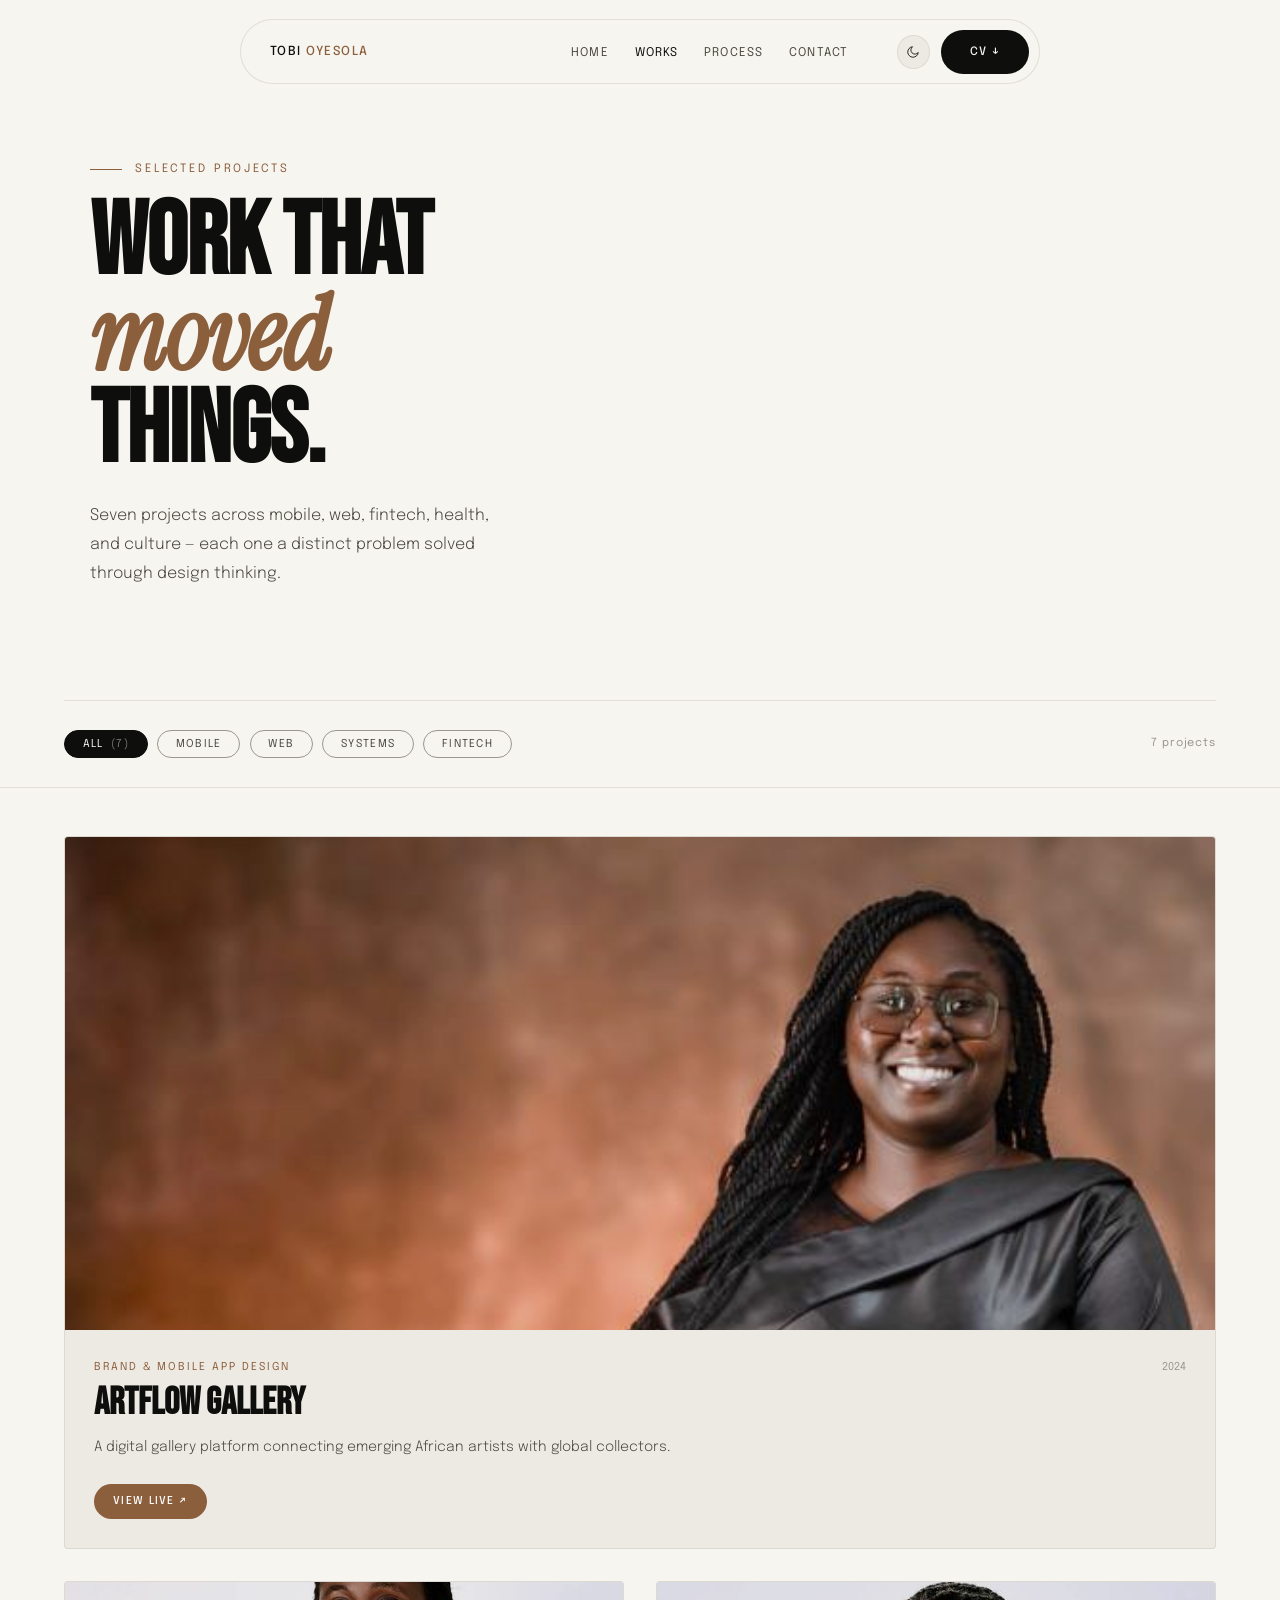
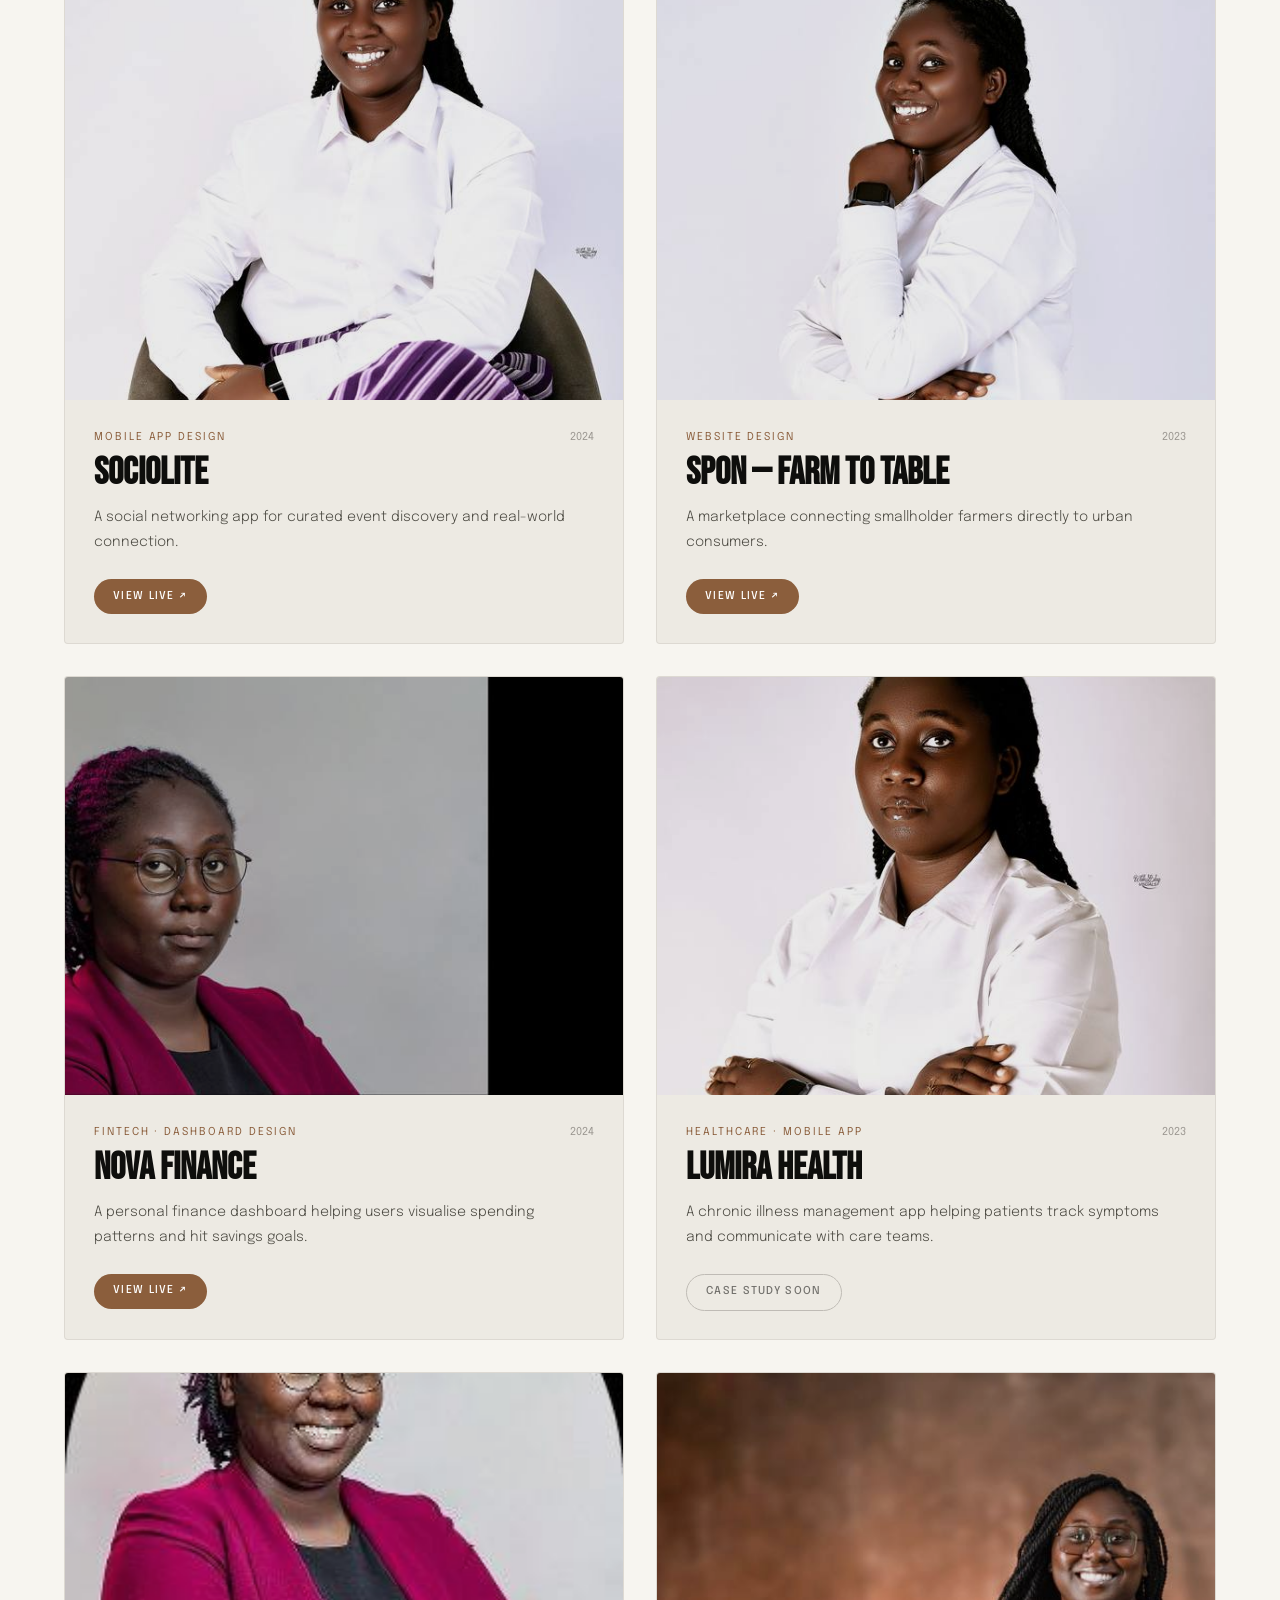
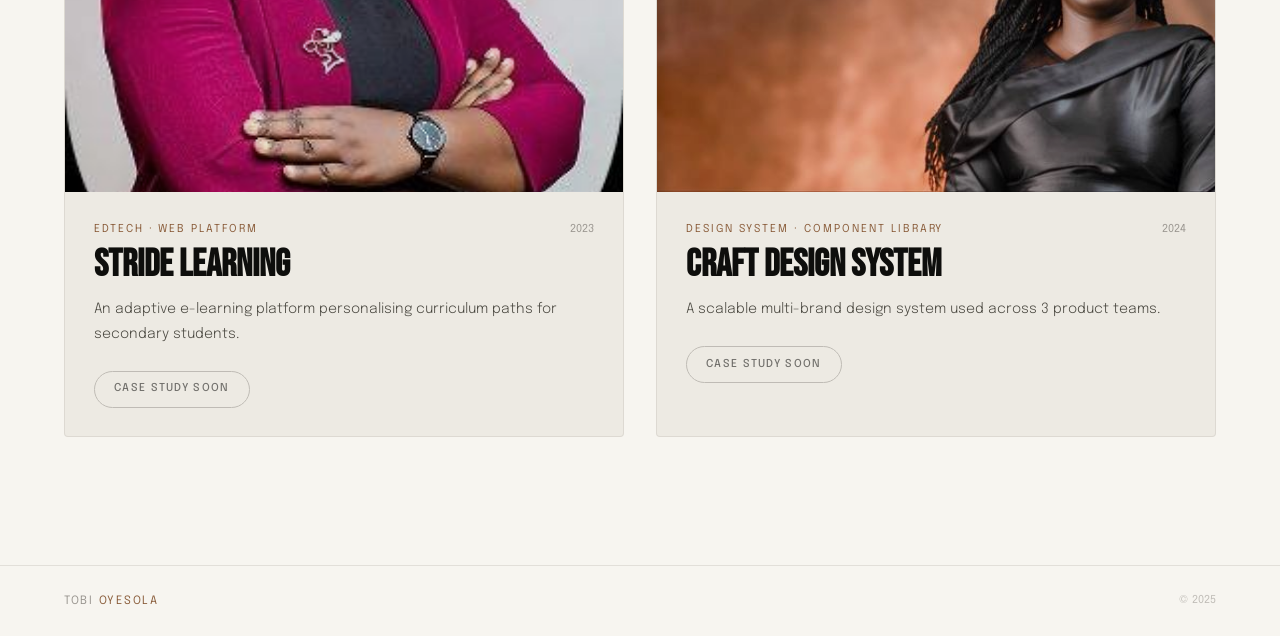
<file: files/works.html>
<!DOCTYPE html>
<html lang="en" data-theme="light">
<head>
<meta charset="UTF-8">
<meta name="viewport" content="width=device-width,initial-scale=1">
<title>Works — Oluwatobi Oyesola</title>
<link rel="preconnect" href="https://fonts.googleapis.com"><link href="https://fonts.googleapis.com/css2?family=Bebas+Neue&family=Epilogue:ital,wght@0,200;0,300;0,400;0,500;1,200&family=Instrument+Serif:ital@0;1&display=swap" rel="stylesheet">
<style>
/* ── SHARED DESIGN TOKENS ─────────────────── */
:root{
  --bg:#F7F5F0;--bg2:#EDEAE3;--bg3:#E3DFD7;
  --surface:rgba(255,255,255,0.55);
  --surface-border:rgba(200,196,188,0.45);
  --ink:#0E0E0C;--ink2:#4A4840;--ink3:#9A9690;
  --accent:#0E0E0C;--accent2:#8B5E3C;--accent2l:#C49A72;
  --glass-nav:rgba(247,245,240,0.78);
  --glass-card:rgba(255,255,255,0.52);
  --shadow:0 12px 56px rgba(14,14,12,0.12);
  --shadow-sm:0 2px 16px rgba(14,14,12,0.07);
  --ff-d:'Bebas Neue',sans-serif;
  --ff-s:'Instrument Serif',Georgia,serif;
  --ff-b:'Epilogue',sans-serif;
  --ease:cubic-bezier(0.22,1,0.36,1);
}
[data-theme="dark"]{
  --bg:#0E0E0C;--bg2:#1A1A17;--bg3:#222220;
  --surface:rgba(30,30,26,0.6);
  --surface-border:rgba(255,255,255,0.08);
  --ink:#F7F5F0;--ink2:#B8B4AC;--ink3:#6A6660;
  --accent:#F7F5F0;--accent2:#C49A72;--accent2l:#D4AA82;
  --glass-nav:rgba(14,14,12,0.82);
  --glass-card:rgba(26,26,23,0.65);
  --shadow:0 12px 56px rgba(0,0,0,0.45);
  --shadow-sm:0 2px 16px rgba(0,0,0,0.3);
}
*,*::before,*::after{box-sizing:border-box;margin:0;padding:0}
html{scroll-behavior:smooth;font-size:16px}
body{font-family:var(--ff-b);background:var(--bg);color:var(--ink);
  overflow-x:hidden;transition:background .4s,color .4s;line-height:1.6}
::-webkit-scrollbar{width:3px}
::-webkit-scrollbar-track{background:var(--bg)}
::-webkit-scrollbar-thumb{background:var(--accent2);border-radius:2px}
img{display:block;max-width:100%}
a{text-decoration:none;color:inherit}

/* ── NAV ───────────────────────────────────── */
nav{
  position:fixed;top:1.2rem;left:50%;transform:translateX(-50%);
  z-index:300;background:var(--glass-nav);
  backdrop-filter:blur(28px) saturate(180%);
  -webkit-backdrop-filter:blur(28px) saturate(180%);
  border:0.5px solid var(--surface-border);
  border-radius:100px;padding:.6rem .6rem .6rem 1.8rem;
  display:flex;align-items:center;gap:2rem;
  box-shadow:var(--shadow-sm);
  transition:all .4s var(--ease);
  width:min(800px,92vw);
}
.nav-logo{font-family:var(--ff-b);font-size:.78rem;font-weight:500;
  letter-spacing:.12em;text-transform:uppercase;color:var(--ink);white-space:nowrap;flex-shrink:0}
.nav-logo span{color:var(--accent2)}
.nav-links{display:flex;gap:1.6rem;list-style:none;align-items:center;margin-left:auto}
.nav-links a{font-family:var(--ff-b);font-size:.75rem;font-weight:400;
  letter-spacing:.1em;text-transform:uppercase;color:var(--ink2);
  transition:color .2s;padding:.2rem 0}
.nav-links a:hover,.nav-links a.active{color:var(--ink)}
.nav-right{display:flex;align-items:center;gap:.7rem;margin-left:1rem}
.nav-cta{font-family:var(--ff-b);font-size:.72rem;font-weight:500;
  letter-spacing:.12em;text-transform:uppercase;
  background:var(--ink);color:var(--bg);
  padding:.65rem 1.3rem;border-radius:100px;
  transition:all .25s;white-space:nowrap;border:none;cursor:pointer}
.nav-cta:hover{background:var(--accent2);transform:translateY(-1px)}
.theme-btn{width:2.1rem;height:2.1rem;border-radius:50%;
  background:var(--bg2);border:.5px solid var(--surface-border);
  cursor:pointer;display:flex;align-items:center;justify-content:center;
  transition:all .25s;flex-shrink:0}
.theme-btn:hover{background:var(--accent2)}
.theme-btn svg{width:14px;height:14px;stroke:var(--ink);fill:none;stroke-width:1.5;transition:stroke .3s}
.theme-btn:hover svg{stroke:#fff}
@media(max-width:760px){
  nav{top:.7rem;padding:.5rem .5rem .5rem 1.2rem;gap:.8rem}
  .nav-links{display:none}
}

/* ── UTILITIES ─────────────────────────────── */
.s-label{font-family:var(--ff-b);font-size:.7rem;font-weight:400;
  letter-spacing:.25em;text-transform:uppercase;color:var(--accent2);
  display:flex;align-items:center;gap:.7rem;margin-bottom:.8rem}
.s-label::before{content:'';width:1.8rem;height:.5px;background:var(--accent2);display:block}
.reveal{opacity:0;transform:translateY(1.6rem);
  transition:opacity .8s var(--ease),transform .8s var(--ease)}
.reveal.in{opacity:1;transform:none}
.d1{transition-delay:.1s}.d2{transition-delay:.2s}
.d3{transition-delay:.3s}.d4{transition-delay:.4s}
.btn{font-family:var(--ff-b);font-size:.72rem;font-weight:500;
  letter-spacing:.12em;text-transform:uppercase;
  padding:.8rem 1.8rem;border-radius:100px;
  transition:all .25s;display:inline-flex;align-items:center;gap:.5rem;cursor:pointer;border:none}
.btn-solid{background:var(--ink);color:var(--bg)}
.btn-solid:hover{background:var(--accent2);transform:translateY(-2px)}
.btn-ghost{background:transparent;color:var(--ink);border:.5px solid var(--ink3)}
.btn-ghost:hover{border-color:var(--accent2);color:var(--accent2);transform:translateY(-2px)}
.btn-brown{background:var(--accent2);color:#fff}
.btn-brown:hover{background:var(--accent2l);transform:translateY(-2px)}


/* ── WORKS PAGE ───────────────────────────── */
.works-hero{
  padding:10rem 5vw 4rem;
  background:var(--bg);
}
.works-hero-inner{
  max-width:1100px;margin:0 auto;
}
.works-eyebrow{
  font-family:var(--ff-b);font-size:.72rem;letter-spacing:.25em;
  text-transform:uppercase;color:var(--accent2);
  display:flex;align-items:center;gap:.8rem;margin-bottom:1.2rem;
}
.works-eyebrow::before{content:'';width:2rem;height:.5px;background:var(--accent2);display:block}
.works-title{
  font-family:var(--ff-d);
  font-size:clamp(3.5rem,8vw,9rem);
  line-height:.9;letter-spacing:-.01em;color:var(--ink);
  margin-bottom:1.5rem;
}
.works-title em{font-family:var(--ff-s);font-style:italic;color:var(--accent2)}
.works-sub{
  font-family:var(--ff-b);font-size:1rem;font-weight:300;
  color:var(--ink2);max-width:48ch;line-height:1.8;
}
.works-divider{
  height:.5px;background:var(--surface-border);
  margin:3rem 5vw 0;
}

/* filter bar */
.filter-bar{
  padding:1.8rem 5vw;display:flex;gap:.6rem;flex-wrap:wrap;
  align-items:center;
  position:sticky;top:4.5rem;z-index:100;
  background:var(--bg);border-bottom:.5px solid var(--surface-border);
  backdrop-filter:blur(12px);
}
.filter-btn{
  font-family:var(--ff-b);font-size:.68rem;font-weight:400;
  letter-spacing:.12em;text-transform:uppercase;
  padding:.45rem 1.1rem;border-radius:100px;
  border:.5px solid var(--ink3);color:var(--ink2);
  background:transparent;cursor:pointer;transition:all .2s;
}
.filter-btn:hover,.filter-btn.active{
  background:var(--ink);color:var(--bg);border-color:var(--ink);
}
.filter-count{
  margin-left:auto;font-family:var(--ff-b);font-size:.7rem;
  color:var(--ink3);letter-spacing:.08em;
}

/* grid */
.works-grid{
  padding:3rem 5vw 8rem;
  display:grid;
  grid-template-columns:1fr 1fr;
  gap:2rem;
  max-width:1300px;margin:0 auto;
}

/* cards */
.pcard{background:var(--bg2);overflow:hidden;border-radius:4px;
  border:.5px solid var(--surface-border);
  transition:transform .4s var(--ease),box-shadow .4s var(--ease);}
.pcard:hover{transform:translateY(-4px);box-shadow:var(--shadow)}
.pcard.card-hero{grid-column:span 2}
.pcard-link{display:block;overflow:hidden}
.pcard-img-wrap{overflow:hidden;position:relative}
.pcard-img{width:100%;height:100%;object-fit:cover;
  transition:transform .7s var(--ease),filter .5s;
  filter:brightness(.92) grayscale(.1)}
.pcard:hover .pcard-img{transform:scale(1.04);filter:brightness(.8) grayscale(0)}
.pcard-overlay{
  position:absolute;inset:0;
  display:flex;align-items:center;justify-content:center;
  background:rgba(14,14,12,.35);
  opacity:0;transition:opacity .35s;
}
.pcard:hover .pcard-overlay{opacity:1}
.pcard-view{
  font-family:var(--ff-b);font-size:.75rem;letter-spacing:.18em;
  text-transform:uppercase;color:#fff;
  padding:.7rem 1.6rem;border:1px solid rgba(255,255,255,.5);
  border-radius:100px;
  backdrop-filter:blur(12px);
}
.pcard-body{padding:1.8rem}
.pcard-meta{display:flex;justify-content:space-between;align-items:center;margin-bottom:.5rem}
.pcard-cat{font-family:var(--ff-b);font-size:.68rem;letter-spacing:.18em;
  text-transform:uppercase;color:var(--accent2)}
.pcard-year{font-family:var(--ff-b);font-size:.68rem;color:var(--ink3)}
.pcard-title{font-family:var(--ff-d);font-size:clamp(1.6rem,3vw,2.4rem);
  color:var(--ink);line-height:1;margin-bottom:.8rem}
.pcard-title a{color:inherit;transition:color .2s}
.pcard-title a:hover{color:var(--accent2)}
.pcard-desc{font-family:var(--ff-b);font-size:.88rem;font-weight:300;
  color:var(--ink2);line-height:1.75;margin-bottom:1.5rem}
.pcard-footer{display:flex;gap:.7rem;flex-wrap:wrap;align-items:center}
.card-live-btn{font-size:.68rem;padding:.55rem 1.2rem}
.cs-soon{font-size:.68rem;padding:.55rem 1.2rem;cursor:default;opacity:.55}

/* hidden cards for filter */
.pcard.hidden{display:none}

@media(max-width:860px){
  .works-grid{grid-template-columns:1fr;padding:2rem 4vw 6rem}
  .pcard.card-hero{grid-column:span 1}
  .works-hero{padding:8rem 4vw 3rem}
}
</style>
</head>
<body>
<nav id="main-nav">
  <a class="nav-logo" href="portfolio_v2.html">TOBI <span>OYESOLA</span></a>
  <ul class="nav-links">
    <li><a href="portfolio_v2.html">Home</a></li>
    <li><a href="works.html" class="active">Works</a></li>
    <li><a href="portfolio_v2.html#process">Process</a></li>
    <li><a href="contact.html" class="">Contact</a></li>
  </ul>
  <div class="nav-right">
    <button class="theme-btn" id="themeToggle" aria-label="Toggle theme">
      <svg id="themeIcon" viewBox="0 0 24 24"><path d="M21 12.79A9 9 0 1111.21 3a7 7 0 109.79 9.79z"/></svg>
    </button>
    <a class="btn nav-cta" href="#">CV &darr;</a>
  </div>
</nav>

<div class="works-hero">
  <div class="works-hero-inner">
    <div class="works-eyebrow reveal">Selected Projects</div>
    <h1 class="works-title reveal d1">Work that<br><em>moved</em><br>things.</h1>
    <p class="works-sub reveal d2">Seven projects across mobile, web, fintech, health, and culture — each one a distinct problem solved through design thinking.</p>
  </div>
</div>
<div class="works-divider"></div>

<div class="filter-bar" id="filterBar">
  <button class="filter-btn active" data-filter="all">All <span style="opacity:.45;margin-left:.2rem">(7)</span></button>
  <button class="filter-btn" data-filter="Mobile App Design">Mobile</button>
  <button class="filter-btn" data-filter="Website Design">Web</button>
  <button class="filter-btn" data-filter="Design System">Systems</button>
  <button class="filter-btn" data-filter="Fintech">Fintech</button>
  <span class="filter-count" id="filterCount">7 projects</span>
</div>

<div class="works-grid" id="worksGrid">
<article class="pcard card-hero reveal d0" data-id="artflow">
  <a href="case-study.html?p=artflow" class="pcard-link">
    <div class="pcard-img-wrap" style="aspect-ratio:21/9">
      <img class="pcard-img" src="[data-uri]" alt="ArtFlow Gallery" loading="lazy">
      <div class="pcard-overlay">
        <span class="pcard-view">View Project →</span>
      </div>
    </div>
  </a>
  <div class="pcard-body">
    <div class="pcard-meta">
      <span class="pcard-cat">Brand & Mobile App Design</span>
      <span class="pcard-year">2024</span>
    </div>
    <h2 class="pcard-title"><a href="case-study.html?p=artflow">ArtFlow Gallery</a></h2>
    <p class="pcard-desc">A digital gallery platform connecting emerging African artists with global collectors.</p>
    <div class="pcard-footer">
      <a href="#" target="_blank" class="btn btn-brown card-live-btn">View Live ↗</a>
    </div>
  </div>
</article><article class="pcard  reveal d1" data-id="sociolite">
  <a href="case-study.html?p=sociolite" class="pcard-link">
    <div class="pcard-img-wrap" style="aspect-ratio:4/3">
      <img class="pcard-img" src="[data-uri]" alt="Sociolite" loading="lazy">
      <div class="pcard-overlay">
        <span class="pcard-view">View Project →</span>
      </div>
    </div>
  </a>
  <div class="pcard-body">
    <div class="pcard-meta">
      <span class="pcard-cat">Mobile App Design</span>
      <span class="pcard-year">2024</span>
    </div>
    <h2 class="pcard-title"><a href="case-study.html?p=sociolite">Sociolite</a></h2>
    <p class="pcard-desc">A social networking app for curated event discovery and real-world connection.</p>
    <div class="pcard-footer">
      <a href="#" target="_blank" class="btn btn-brown card-live-btn">View Live ↗</a>
    </div>
  </div>
</article><article class="pcard  reveal d2" data-id="spon">
  <a href="case-study.html?p=spon" class="pcard-link">
    <div class="pcard-img-wrap" style="aspect-ratio:4/3">
      <img class="pcard-img" src="[data-uri]" alt="SPON — Farm to Table" loading="lazy">
      <div class="pcard-overlay">
        <span class="pcard-view">View Project →</span>
      </div>
    </div>
  </a>
  <div class="pcard-body">
    <div class="pcard-meta">
      <span class="pcard-cat">Website Design</span>
      <span class="pcard-year">2023</span>
    </div>
    <h2 class="pcard-title"><a href="case-study.html?p=spon">SPON — Farm to Table</a></h2>
    <p class="pcard-desc">A marketplace connecting smallholder farmers directly to urban consumers.</p>
    <div class="pcard-footer">
      <a href="#" target="_blank" class="btn btn-brown card-live-btn">View Live ↗</a>
    </div>
  </div>
</article><article class="pcard  reveal d3" data-id="nova">
  <a href="case-study.html?p=nova" class="pcard-link">
    <div class="pcard-img-wrap" style="aspect-ratio:4/3">
      <img class="pcard-img" src="[data-uri]" alt="Nova Finance" loading="lazy">
      <div class="pcard-overlay">
        <span class="pcard-view">View Project →</span>
      </div>
    </div>
  </a>
  <div class="pcard-body">
    <div class="pcard-meta">
      <span class="pcard-cat">Fintech · Dashboard Design</span>
      <span class="pcard-year">2024</span>
    </div>
    <h2 class="pcard-title"><a href="case-study.html?p=nova">Nova Finance</a></h2>
    <p class="pcard-desc">A personal finance dashboard helping users visualise spending patterns and hit savings goals.</p>
    <div class="pcard-footer">
      <a href="#" target="_blank" class="btn btn-brown card-live-btn">View Live ↗</a>
    </div>
  </div>
</article><article class="pcard  reveal d4" data-id="lumira">
  <a href="case-study.html?p=lumira" class="pcard-link">
    <div class="pcard-img-wrap" style="aspect-ratio:4/3">
      <img class="pcard-img" src="[data-uri]" alt="Lumira Health" loading="lazy">
      <div class="pcard-overlay">
        <span class="pcard-view">View Project →</span>
      </div>
    </div>
  </a>
  <div class="pcard-body">
    <div class="pcard-meta">
      <span class="pcard-cat">Healthcare · Mobile App</span>
      <span class="pcard-year">2023</span>
    </div>
    <h2 class="pcard-title"><a href="case-study.html?p=lumira">Lumira Health</a></h2>
    <p class="pcard-desc">A chronic illness management app helping patients track symptoms and communicate with care teams.</p>
    <div class="pcard-footer">
      <span class="btn btn-ghost cs-soon">Case Study Soon</span>
    </div>
  </div>
</article><article class="pcard  reveal d4" data-id="stride">
  <a href="case-study.html?p=stride" class="pcard-link">
    <div class="pcard-img-wrap" style="aspect-ratio:4/3">
      <img class="pcard-img" src="[data-uri]" alt="Stride Learning" loading="lazy">
      <div class="pcard-overlay">
        <span class="pcard-view">View Project →</span>
      </div>
    </div>
  </a>
  <div class="pcard-body">
    <div class="pcard-meta">
      <span class="pcard-cat">EdTech · Web Platform</span>
      <span class="pcard-year">2023</span>
    </div>
    <h2 class="pcard-title"><a href="case-study.html?p=stride">Stride Learning</a></h2>
    <p class="pcard-desc">An adaptive e-learning platform personalising curriculum paths for secondary students.</p>
    <div class="pcard-footer">
      <span class="btn btn-ghost cs-soon">Case Study Soon</span>
    </div>
  </div>
</article><article class="pcard  reveal d4" data-id="craft">
  <a href="case-study.html?p=craft" class="pcard-link">
    <div class="pcard-img-wrap" style="aspect-ratio:4/3">
      <img class="pcard-img" src="[data-uri]" alt="Craft Design System" loading="lazy">
      <div class="pcard-overlay">
        <span class="pcard-view">View Project →</span>
      </div>
    </div>
  </a>
  <div class="pcard-body">
    <div class="pcard-meta">
      <span class="pcard-cat">Design System · Component Library</span>
      <span class="pcard-year">2024</span>
    </div>
    <h2 class="pcard-title"><a href="case-study.html?p=craft">Craft Design System</a></h2>
    <p class="pcard-desc">A scalable multi-brand design system used across 3 product teams.</p>
    <div class="pcard-footer">
      <span class="btn btn-ghost cs-soon">Case Study Soon</span>
    </div>
  </div>
</article>
</div>

<footer style="background:var(--bg);padding:1.6rem 5vw;display:flex;align-items:center;justify-content:space-between;border-top:.5px solid var(--surface-border)">
  <span style="font-family:var(--ff-b);font-size:.72rem;letter-spacing:.15em;text-transform:uppercase;color:var(--ink3)">TOBI <span style="color:var(--accent2)">OYESOLA</span></span>
  <span style="font-family:var(--ff-b);font-size:.68rem;color:var(--ink3);opacity:.6">&copy; 2025</span>
</footer>

<script>
(function(){
  var root=document.documentElement;
  var btn=document.getElementById('themeToggle');
  var icon=document.getElementById('themeIcon');
  var MOON='<path d="M21 12.79A9 9 0 1111.21 3a7 7 0 109.79 9.79z"/>';
  var SUN='<circle cx="12" cy="12" r="5"/><line x1="12" y1="1" x2="12" y2="3"/><line x1="12" y1="21" x2="12" y2="23"/><line x1="4.22" y1="4.22" x2="5.64" y2="5.64"/><line x1="18.36" y1="18.36" x2="19.78" y2="19.78"/><line x1="1" y1="12" x2="3" y2="12"/><line x1="21" y1="12" x2="23" y2="12"/><line x1="4.22" y1="19.78" x2="5.64" y2="18.36"/><line x1="18.36" y1="5.64" x2="19.78" y2="4.22"/>';
  var dark=localStorage.getItem('theme')==='dark';
  if(dark){root.setAttribute('data-theme','dark');if(icon)icon.innerHTML=SUN;}
  if(btn)btn.addEventListener('click',function(){
    dark=!dark;
    root.setAttribute('data-theme',dark?'dark':'light');
    if(icon)icon.innerHTML=dark?SUN:MOON;
    localStorage.setItem('theme',dark?'dark':'light');
  });
  var obs=new IntersectionObserver(function(entries){
    entries.forEach(function(e){if(e.isIntersecting){e.target.classList.add('in');obs.unobserve(e.target);}});
  },{threshold:.08,rootMargin:'0px 0px -40px 0px'});
  document.querySelectorAll('.reveal').forEach(function(el){obs.observe(el);});
  var nav=document.getElementById('main-nav');
  if(nav)window.addEventListener('scroll',function(){
    nav.style.boxShadow=window.scrollY>60?'0 4px 32px rgba(14,14,12,.14)':'none';
  },{passive:true});
})();
</script>
<script>
// Filter logic
var btns=document.querySelectorAll('.filter-btn');
var cards=document.querySelectorAll('.pcard');
var countEl=document.getElementById('filterCount');
btns.forEach(function(b){
  b.addEventListener('click',function(){
    btns.forEach(function(x){x.classList.remove('active');});
    b.classList.add('active');
    var f=b.dataset.filter;
    var visible=0;
    cards.forEach(function(c){
      var cat=c.querySelector('.pcard-cat').textContent;
      if(f==='all'||cat.toLowerCase().indexOf(f.toLowerCase())>-1){
        c.classList.remove('hidden');visible++;
      }else{c.classList.add('hidden');}
    });
    countEl.textContent=visible+' project'+(visible!==1?'s':'');
    // re-hero first visible
    var first=true;
    cards.forEach(function(c){
      if(!c.classList.contains('hidden')){
        if(first){c.classList.add('card-hero');first=false;}
        else{if(f!=='all')c.classList.remove('card-hero');}
      }
    });
  });
});
</script>
</body>
</html>
</file>
<file: style.css>
:root {
  --bg: #f7f5f0;
  --bg2: #edeae3;
  --surface: rgba(255, 255, 255, 0.55);
  --surface-border: rgba(255, 255, 255, 0.7);
  --ink: #0e0e0c;
  --ink2: #4a4840;
  --ink3: #9a9690;
  --accent: #0e0e0c;
  --accent2: #8b5e3c;
  --glass-nav: rgba(247, 245, 240, 0.72);
  --glass-card: rgba(255, 255, 255, 0.45);
  --shadow: 0 8px 48px rgba(14, 14, 12, 0.1);
  --shadow-sm: 0 2px 12px rgba(14, 14, 12, 0.07);
  --ff-display: "Bebas Neue", sans-serif;
  --ff-serif: "Instrument Serif", Georgia, serif;
  --ff-body: "Epilogue", sans-serif;
  --ease: cubic-bezier(0.22, 1, 0.36, 1);
  --dur: 0.75s;
}
*,
*::before,
*::after {
  box-sizing: border-box;
  margin: 0;
  padding: 0;
}
html {
  scroll-behavior: smooth;
  font-size: 16px;
}
body {
  font-family: var(--ff-body);
  background: var(--bg);
  color: var(--ink);
  overflow-x: hidden;
  transition:
    background 0.4s,
    color 0.4s;
  line-height: 1.6;
}

/* Page blur overlay when nav is open */
.nav-blur-overlay {
  position: fixed;
  inset: 0;
  z-index: 140;
  backdrop-filter: blur(8px);
  -webkit-backdrop-filter: blur(8px);
  background: rgba(14, 14, 12, 0.35);
  opacity: 0;
  pointer-events: none;
  transition: opacity 0.35s var(--ease);
}

.nav-blur-overlay.active {
  opacity: 1;
  pointer-events: all;
}

/* ── SCROLLBAR ──────────────────────────────── */
::-webkit-scrollbar {
  width: 3px;
}
::-webkit-scrollbar-track {
  background: var(--bg);
}
::-webkit-scrollbar-thumb {
  background: var(--accent2);
  border-radius: 2px;
}

/* ── NAV ────────────────────────────────────── */
nav {
  position: fixed;
  top: 1.2rem;
  left: 50%;
  transform: translateX(-50%);
  z-index: 200;
  background: var(--glass-nav);
  backdrop-filter: blur(24px) saturate(180%);
  -webkit-backdrop-filter: blur(24px) saturate(180%);
  border: 0.5px solid var(--surface-border);
  border-radius: 100px;
  padding: 0.6rem 0.6rem 0.6rem 1.8rem;
  display: flex;
  align-items: center;
  gap: 2rem;
  box-shadow: var(--shadow-sm);
  transition: all 0.4s var(--ease);
  width: min(780px, 90vw);
}

.nav-logo {
  display: flex;
  align-items: center;
  flex-shrink: 0;
  font-size: 0.75rem;
  font-weight: 500;
  letter-spacing: 0.1em;
  text-transform: uppercase;
  color: var(--ink);
  white-space: nowrap;
}

.nav-logo img {
  width: 100px;
  display: block;
}

.nav-links {
  display: flex;
  gap: 2rem;
  list-style: none;
  align-items: center;
  margin-left: auto;
}

.nav-links li {
  position: relative;
}

.nav-links a {
  font-family: var(--ff-body);
  font-size: 0.75rem;
  font-weight: 400;
  letter-spacing: 0.1em;
  text-transform: uppercase;
  color: var(--ink2);
  text-decoration: none;
  transition: all 0.3s ease;
  padding: 0.5rem 0;
  position: relative;
}

.nav-links a::after {
  content: "";
  position: absolute;
  bottom: 0;
  left: 0;
  width: 0;
  height: 1.5px;
  background: var(--accent2);
  transition: width 0.3s ease;
}

.nav-links a:hover {
  color: var(--ink);
}

.nav-links a:hover::after,
.nav-links a.active::after {
  width: 100%;
}

.nav-links a.active {
  color: var(--ink);
}

.nav-right {
  display: flex;
  align-items: center;
  gap: 0.8rem;
  margin-left: auto;
  flex-shrink: 0;
}

.nav-cta {
  font-family: var(--ff-body);
  font-size: 0.72rem;
  font-weight: 500;
  letter-spacing: 0.12em;
  text-transform: uppercase;
  background: var(--ink);
  color: var(--bg);
  padding: 0.65rem 1.3rem;
  border-radius: 100px; 
  text-decoration: none;
  transition: all 0.25s ease;
  white-space: nowrap;
  border: none;
  cursor: pointer;
  display: inline-block;
}

.nav-cta:hover {
  background: var(--accent2);
  transform: translateY(-2px);
  box-shadow: 0 4px 12px rgba(14, 14, 12, 0.15);
}

/* ── HAMBURGER ICON ─────────────────────────── */

/* Hamburger lines */
.hamburger {
  display: none;
  flex-direction: column;
  gap: 5px;
  cursor: pointer;
  background: none;
  border: none;
  padding: 4px;
}
.hamburger span {
  display: block;
  width: 22px;
  height: 1.5px;
  background: var(--ink);
  transition: all 0.3s var(--ease);
  transform-origin: center;
}
.hamburger.open span:nth-child(1) {
  transform: translateY(6.5px) rotate(45deg);
}
.hamburger.open span:nth-child(2) {
  opacity: 0;
  transform: scaleX(0);
}
.hamburger.open span:nth-child(3) {
  transform: translateY(-6.5px) rotate(-45deg);
}



/* ── HERO ────────────────────────────────────── */
#hero {
  position: relative;
  min-height: 100vh;
  overflow: hidden;
  display: flex;
  align-items: flex-end;
}
.hero-bg {
  position: absolute;
  inset: 0;
  background-size: cover;
  background-position: center 20%;
  filter: brightness(0.82);
  transition: transform 8s ease;
}
.hero-overlay {
  position: absolute;
  inset: 0;
  background: linear-gradient(
    to bottom,
    rgba(14, 14, 12, 0.1) 0%,
    rgba(14, 14, 12, 0.05) 40%,
    rgba(14, 14, 12, 0.75) 100%
  );
}
.hero-content {
  position: relative;
  z-index: 2;
  width: 100%;
  /* padding: 0 5vw 6vh; */
    padding: 0 ;
  display: grid;
  grid-template-columns: 1fr auto;
  align-items: flex-end;
  gap: 2rem;
  /* border: 1px solid red; */
  margin-top: 140px;
}
@media (max-width: 900px) {
  .hero-content {
    grid-template-columns: 1fr;
    align-items: center;
    text-align: center;
    gap: 1.5rem;
    padding: 0 2vw 2rem;
    /* border: 1px solid red; */
    /* margin-top: -150px; */
    /* position: relative; */
  }
 
}

@media (max-width: 500px) {
  #hero {
    align-items: center;
  }
  .hero-content {
    grid-template-columns: 1fr;
    align-items: center;
    text-align: center;
    gap: 1.5rem;
    padding: 0 2vw 2rem;
    /* border: 1px solid red; */
    margin-top: -150px;
    position: relative;
  }
 
}

.hero-eyebrow {
  font-family: var(--ff-body);
  font-size: 0.72rem;
  font-weight: 400;
  letter-spacing: 0.28em;
  text-transform: uppercase;
  color: rgba(247, 245, 240, 0.6);
  margin-bottom: 1.2rem;
  display: flex;
  align-items: center;
  gap: 0.8rem;
  opacity: 0;
  animation: fadeUp 0.8s 0.2s var(--ease) forwards;
}

.hero-title {
  font-family: var(--ff-display);
  font-size: clamp(5rem, 13vw, 16rem);
  line-height: 0.88;
  color: #f7f5f0;
  letter-spacing: -0.01em;
  opacity: 0;
  animation: fadeUp 1s 0.35s var(--ease) forwards;
}
.hero-title em {
  font-family: var(--ff-serif);
  font-style: italic;
  color: var(--accent2);
  font-size: 0.75em;
  letter-spacing: 0.02em;
}
.hero-right {
  display: flex;
  flex-direction: column;
  align-items: flex-end;
  gap: 1.5rem;
  padding-bottom: 0.5rem;
}
@media (max-width: 900px) {
  .hero-left .hero-eyebrow {
    text-align: center;
    display: block;
    /* border: 1px solid red; */
  }  
}

.hero-tag {
  background: var(--glass-card);
  backdrop-filter: blur(20px);
  -webkit-backdrop-filter: blur(20px);
  border: 0.5px solid rgba(255, 255, 255, 0.25);
  border-radius: 100px;
  padding: 0.6rem 1.2rem;
  font-family: var(--ff-body);
  font-size: 0.72rem;
  letter-spacing: 0.15em;
  text-transform: uppercase;
  color: #f7f5f0;
  opacity: 0;
  animation: fadeUp 0.8s 0.7s var(--ease) forwards;
}
.hero-scroll {
  display: flex;
  align-items: center;
  gap: 0.6rem;
  font-family: var(--ff-body);
  font-size: 0.68rem;
  letter-spacing: 0.2em;
  text-transform: uppercase;
  color: rgba(247, 245, 240, 0.45);
  opacity: 0;
  animation: fadeUp 0.8s 0.9s var(--ease) forwards;
  text-decoration: none;
}
.scroll-line {
  width: 0.5px;
  height: 2.5rem;
  background: rgba(247, 245, 240, 0.3);
  animation: scrollPulse 2.5s infinite;
}
@keyframes scrollPulse {
  0%,
  100% {
    opacity: 0.3;
    transform: scaleY(1);
  }
  50% {
    opacity: 0.8;
    transform: scaleY(1.1);
  }
}
.hero-stats {
  position: absolute;
  right: 5vw;
  top: 50%;
  transform: translateY(-50%);
  display: flex;
  flex-direction: column;
  gap: 2rem;
  opacity: 0;
  animation: fadeUp 0.8s 0.6s var(--ease) forwards;
}
@media (max-width: 900px) {
  
  .hero-stats .h-stat {
    text-align: center;
  }
  .hero-stats .h-stat-n {
    font-size: 1.8rem;
  }
  .hero-stats .h-stat-l {
    font-size: 0.55rem;
  }
}
.h-stat {
  text-align: right;
}
.h-stat-n {
  font-family: var(--ff-display);
  font-size: 2.8rem;
  color: #f7f5f0;
  line-height: 1;
}
.h-stat-l {
  font-family: var(--ff-body);
  font-size: 0.62rem;
  letter-spacing: 0.18em;
  text-transform: uppercase;
  color: rgba(247, 245, 240, 0.45);
}

@media (max-width: 500px) {
  .hero-stats {
    /* border: 1px solid red; */
    flex-direction: row;
    margin: 0 auto;
    top: 51%;
    right: 2rem;
    left: 2rem;
    justify-content: center;
  }
}

/* ── MARQUEE ─────────────────────────────────── */
.marquee-wrap {
  background: var(--ink);
  padding: 0.9rem 0;
  overflow: hidden;
  display: flex;
  gap: 0;
}
.marquee-track {
  display: flex;
  gap: 2.5rem;
  white-space: nowrap;
  flex-shrink: 0;
  animation: marqueeRoll 22s linear infinite;
}
.marquee-track + .marquee-track {
  animation-delay: -11s;
}
.m-item {
  font-family: var(--ff-body);
  font-size: 0.7rem;
  font-weight: 300;
  letter-spacing: 0.2em;
  text-transform: uppercase;
  color: var(--bg2);
  display: flex;
  align-items: center;
  gap: 2rem;
  flex-shrink: 0;
}
.m-dot {
  width: 3px;
  height: 3px;
  border-radius: 50%;
  background: var(--accent2);
}
@keyframes marqueeRoll {
  from {
    transform: translateX(0);
  }
  to {
    transform: translateX(-100%);
  }
}

/* ── SECTION COMMONS ────────────────────────── */
section {
  padding: 8rem 5vw;
}
.s-label {
  font-family: var(--ff-body);
  font-size: 0.7rem;
  font-weight: 400;
  letter-spacing: 0.25em;
  text-transform: uppercase;
  color: var(--accent2);
  display: flex;
  align-items: center;
  gap: 0.7rem;
  margin-bottom: 1rem;
}

.s-title {
  font-family: var(--ff-display);
  font-size: clamp(2.8rem, 6vw, 6.5rem);
  line-height: 0.92;
  letter-spacing: -0.01em;
  color: var(--ink);
  margin-bottom: 2rem;
}
.s-title em {
  font-family: var(--ff-serif);
  font-style: italic;
  color: var(--accent2);
}

/* ── ABOUT ───────────────────────────────────── */
#about {
  background: var(--bg);
  overflow: hidden;
}
.about-grid {
  display: grid;
  grid-template-columns: 1.1fr 1fr;
  gap: 6vw;
  align-items: center;
}
.about-img-wrap {
  position: relative;
  overflow: hidden;
}
.about-img {
  width: 100%;
  aspect-ratio: 3/4;
  object-fit: cover;
  object-position: top;
  display: block;
}
.about-img-frame {
  position: absolute;
  inset: 0;
  border: 0.5px solid var(--surface-border);
  pointer-events: none;
}
.about-accent {
  position: absolute;
  bottom: 2rem;
  right: -1.5rem;
  padding: 1.4rem 1.8rem;
  background: var(--glass-card);
  backdrop-filter: blur(20px);
  -webkit-backdrop-filter: blur(20px);
  border: 0.5px solid var(--surface-border);
  border-radius: 16px;
  box-shadow: var(--shadow);
}
.about-accent-n {
  font-family: var(--ff-display);
  font-size: 2.4rem;
  color: var(--ink);
  line-height: 1;
}
.about-accent-l {
  font-family: var(--ff-body);
  font-size: 0.65rem;
  letter-spacing: 0.15em;
  text-transform: uppercase;
  color: var(--ink3);
  margin-top: 0.2rem;
}
.about-body {
  font-family: var(--ff-body);
  font-size: 1rem;
  font-weight: 300;
  color: var(--ink2);
  line-height: 1.9;
  margin-bottom: 1.4rem;
}
.about-body strong {
  font-weight: 500;
  color: var(--ink);
}
.skills-grid {
  display: flex;
  flex-wrap: wrap;
  gap: 0.5rem;
  margin-top: 2rem;
}
.skill {
  font-family: var(--ff-body);
  font-size: 0.7rem;
  letter-spacing: 0.1em;
  text-transform: uppercase;
  padding: 0.4rem 0.9rem;
  border: 0.5px solid var(--ink3);
  color: var(--ink2);
  border-radius: 100px;
  transition: all 0.2s;
  cursor: default;
}
.skill:hover {
  border-color: var(--accent2);
  color: var(--accent2);
}

/* ── PHILOSOPHY (dark band) ─────────────────── */
#philosophy {
  background: var(--ink);
  color: var(--bg);
  padding: 7rem 5vw;
  overflow: hidden;
  position: relative;
}
#philosophy::before {
  content: "";
  position: absolute;
  width: 60vw;
  height: 60vw;
  border-radius: 50%;
  background: radial-gradient(
    circle,
    rgba(139, 94, 60, 0.12) 0%,
    transparent 70%
  );
  top: -20%;
  right: -15%;
  pointer-events: none;
}
.philosophy-quote {
  font-family: var(--ff-display);
  font-size: clamp(2.5rem, 5.5vw, 6rem);
  line-height: 1;
  letter-spacing: -0.01em;
  color: var(--bg);
  max-width: 25ch;
  margin-bottom: 5rem;
}

@media (max-width: 400px) {
  .philosophy-quote {
    max-width: none;
    font-size: 2.3rem;
  }
}

.philosophy-quote em {
  font-family: var(--ff-serif);
  font-style: italic;
  color: var(--accent2);
}
.pillars {
  display: grid;
  grid-template-columns: repeat(3, 1fr);
  gap: 2px;
}
.pillar {
  padding: 2.5rem;
  background: rgba(247, 245, 240, 0.03);
  border: 0.5px solid rgba(247, 245, 240, 0.07);
  transition: background 0.3s;
}
.pillar:hover {
  background: rgba(139, 94, 60, 0.08);
}
.pillar-n {
  font-family: var(--ff-display);
  font-size: 4rem;
  color: rgba(139, 94, 60, 0.2);
  line-height: 1;
  margin-bottom: 1.2rem;
}
.pillar-t {
  font-family: var(--ff-body);
  font-size: 0.72rem;
  font-weight: 500;
  letter-spacing: 0.18em;
  text-transform: uppercase;
  color: var(--accent2);
  margin-bottom: 0.6rem;
}
.pillar-b {
  font-family: var(--ff-body);
  font-size: 0.9rem;
  font-weight: 300;
  color: rgba(247, 245, 240, 0.5);
  line-height: 1.75;
}

/* ── PROCESS ────────────────────────────────── */
#process {
  background: var(--bg2);
}
.process-header {
  display: grid;
  grid-template-columns: 1fr;
  /* gap: 4rem; */
  margin-bottom: 5rem;
  align-items: end;
  /* border: 1px solid red; */
}
.process-desc {
  font-family: var(--ff-body);
  font-size: 0.95rem;
  font-weight: 300;
  color: var(--ink2);
  line-height: 1.85;
  max-width: 600px;
  /* border: 1px solid red; */
}
.steps {
  display: grid;
  gap: 0;
}
.step {
  display: grid;
  grid-template-columns: 6rem 1fr 2rem;
  gap: 2rem;
  align-items: start;
  padding: 2.2rem 0;
  border-bottom: 0.5px solid var(--surface-border);
  transition: all 0.35s var(--ease);
  cursor: default;
}
.step:first-child {
  border-top: 0.5px solid var(--surface-border);
}
.step:hover {
  padding-left: 1rem;
  padding-right: 1rem;
  background: var(--glass-card);
  backdrop-filter: blur(16px);
  -webkit-backdrop-filter: blur(16px);
  border-color: transparent;
  border-radius: 12px;
  box-shadow: var(--shadow-sm);
}
.step-n {
  font-family: var(--ff-display);
  font-size: 3.5rem;
  color: var(--ink3);
  line-height: 1;
  transition: color 0.3s;
  opacity: 0.4;
}
.step:hover .step-n {
  color: var(--accent2);
  opacity: 1;
}
.step-t {
  font-family: var(--ff-serif);
  font-size: 1.3rem;
  font-style: italic;
  color: var(--ink);
  margin-bottom: 0.4rem;
}
.step-b {
  font-family: var(--ff-body);
  font-size: 0.88rem;
  font-weight: 300;
  color: var(--ink2);
  line-height: 1.75;
}
.step-tags {
  display: flex;
  gap: 0.4rem;
  flex-wrap: wrap;
  margin-top: 0.6rem;
}
.step-tag {
  font-size: 0.65rem;
  letter-spacing: 0.1em;
  text-transform: uppercase;
  color: var(--accent2);
  background: rgba(139, 94, 60, 0.1);
  padding: 0.2rem 0.6rem;
  border-radius: 4px;
}
.step-arrow {
  font-size: 1.2rem;
  color: var(--ink3);
  transition: all 0.3s;
  align-self: center;
  opacity: 0;
}
.step:hover .step-arrow {
  opacity: 1;
  color: var(--accent2);
  transform: translateX(4px);
}

/* ── WORKS ──────────────────────────────────── */
#works {
  background: var(--bg);
  overflow: hidden;
}
.works-head {
  display: flex;
  align-items: center;
  justify-content: space-between;
  margin-bottom: 3rem;
  gap: 1rem;
  /* flex-wrap: wrap; */
  /* border: 1px solid red; */
}

@media (max-width: 900px) {
  .works-head {
    align-items: center;
  }
  .works-head > div {
    flex: 1 1 16rem;
    min-width: 0;
  }
  .works-head .s-title {
    max-width: 12ch;
  }

  .works-head a.cbtn {
    text-align: center;
    padding: 0.75rem 1.2rem;
    font-size: 0.68rem;
    letter-spacing: 0.1em;
  }
}

@media (max-width: 560px) {
  .works-head {
    gap: 0.9rem;
  }
  .works-head .s-title {
    max-width: 10ch;
  }
  .works-head a.cbtn {
    padding: 0.7rem 1rem;
  }
}

@media (max-width: 420px) {
 
   .works-head .s-title {
    max-width: 12ch;
    /* border: 1px solid red; */
  }

  .works-head {
    gap: 0.5rem;
  }

  .works-head a.cbtn {
    padding: 0.7rem 0.7rem;
    width: 140px;
    justify-content: center;
    font-size: 0.65rem;
  }

  .s-title {
    font-size: 2rem;
  }
}


.works-grid {
  display: grid;
  grid-template-columns: 1fr 1fr;
  grid-template-rows: auto auto;
  gap: 1.2rem;
}
.work {
  position: relative;
  overflow: hidden;
  background: var(--bg2);
  cursor: pointer;
}
.work.wide {
  grid-column: span 2;
}
.work-img {
  width: 100%;
  object-fit: cover;
  display: block;
  transition:
    transform 0.8s var(--ease),
    filter 0.5s;
  filter: brightness(0.9) grayscale(0.15);
}
.work.wide .work-img {
  aspect-ratio: 21/9;
}
.work:not(.wide) .work-img {
  aspect-ratio: 4/3;
}
.work:hover .work-img {
  transform: scale(1.04);
  filter: brightness(0.75) grayscale(0);
}
.work-info {
  position: absolute;
  inset: 0;
  display: flex;
  flex-direction: column;
  justify-content: flex-end;
  padding: 2rem;
  background: linear-gradient(
    to top,
    rgba(14, 14, 12, 0.85) 0%,
    transparent 55%
  );
  opacity: 0;
  transition: opacity 0.4s;
}
.work:hover .work-info {
  opacity: 1;
}
.work-cat {
  font-family: var(--ff-body);
  font-size: 0.65rem;
  letter-spacing: 0.2em;
  text-transform: uppercase;
  color: var(--accent2);
  margin-bottom: 0.3rem;
}
.work-name {
  font-family: var(--ff-display);
  font-size: 1.8rem;
  color: #f7f5f0;
  line-height: 1;
}
.work.wide .work-name {
  font-size: 2.8rem;
}
.work-corner {
  position: absolute;
  top: 1.2rem;
  right: 1.2rem;
  width: 2.4rem;
  height: 2.4rem;
  border-radius: 50%;
  background: var(--glass-card);
  backdrop-filter: blur(16px);
  -webkit-backdrop-filter: blur(16px);
  border: 0.5px solid rgba(255, 255, 255, 0.3);
  display: flex;
  align-items: center;
  justify-content: center;
  opacity: 0;
  transform: scale(0.8);
  transition:
    opacity 0.3s,
    transform 0.3s;
}
.work:hover .work-corner {
  opacity: 1;
  transform: scale(1);
}
.work-corner svg {
  width: 12px;
  height: 12px;
  stroke: #fff;
  fill: none;
  stroke-width: 1.8;
}

/* ── TESTIMONIALS ───────────────────────────── */
#testimonials {
  background: var(--bg2);
}
.testi-carousel {
  position: relative;
  margin-top: 3rem;
  padding-inline: clamp(0.5rem, 3vw, 4.5rem);
}
.testi-viewport {
  overflow: hidden;
}
.testi-controls {
  display: flex;
  align-items: center;
  justify-content: center;
  gap: 1rem;
  margin-top: 1.6rem;
}
.testi-grid {
  --testi-gap: 1.2rem;
  --testi-columns: 2;
  display: flex;
  gap: var(--testi-gap);
  transition: transform 0.45s var(--ease);
  will-change: transform;
}
.tcard {
  flex: 0 0 calc((100% - (var(--testi-columns) - 1) * var(--testi-gap)) / var(--testi-columns));
  background: var(--glass-card);
  backdrop-filter: blur(24px) saturate(160%);
  -webkit-backdrop-filter: blur(24px) saturate(160%);
  border: 0.5px solid var(--surface-border);
  border-radius: 20px;
  padding: 2.5rem;
  position: relative;
  display: flex;
  flex-direction: column;
  justify-content: center;
  transition:
    transform 0.35s var(--ease),
    box-shadow 0.35s;
}
.tcard:hover {
  transform: translateY(-4px);
  box-shadow: var(--shadow);
}
.tcard-quote {
  position: absolute;
  top: 1.5rem;
  right: 1.8rem;
  font-family: var(--ff-serif);
  font-size: 4.5rem;
  color: var(--accent2);
  opacity: 0.25;
  line-height: 1;
  pointer-events: none;
  font-style: italic;
}
.tcard-body {
  font-family: var(--ff-serif);
  font-style: italic;
  font-size: 1.05rem;
  color: var(--ink);
  line-height: 1.85;
  margin-bottom: 1.8rem;
}
.tcard-person {
  display: flex;
  align-items: center;
  gap: 0.9rem;
}
.tcard-avatar {
  display: flex;
  align-items: center;
  justify-content: center;
  width: auto;
  height: auto;
  border-radius: 0;
  flex: 0 0 auto;
  color: var(--accent2);
  font-family: var(--ff-serif);
  font-size: 1.35rem;
  line-height: 1;
}
.tcard-avatar::before {
  content: "-";
}

.tcard-avatar img {
  display: none;
}

.tcard-name {
  font-family: var(--ff-body);
  font-size: 0.88rem;
  font-weight: 500;
  color: var(--ink);
}
.tcard-role {
  font-family: var(--ff-body);
  font-size: 0.72rem;
  color: var(--ink3);
}
.testi-nav {
  position: static;
  transform: none;
  width: 2.9rem;
  height: 2.9rem;
  border-radius: 50%;
  border: 0.5px solid var(--surface-border);
  background: rgba(247, 245, 240, 0.75);
  color: var(--ink);
  font-family: var(--ff-body);
  font-size: 1.1rem;
  line-height: 1;
  display: inline-flex;
  align-items: center;
  justify-content: center;
  cursor: pointer;
  transition:
    transform 0.25s ease,
    background 0.25s ease,
    color 0.25s ease,
    opacity 0.25s ease;
  z-index: 2;
}
.testi-nav:hover {
  background: var(--accent2);
  color: #fff;
  transform: scale(1.04);
}
.testi-nav:disabled {
  opacity: 0.35;
  cursor: default;
  transform: none;
}
.testi-dots {
  display: flex;
  justify-content: center;
  align-items: center;
  gap: 0.65rem;
}
.testi-dot {
  width: 0.7rem;
  height: 0.7rem;
  border-radius: 50%;
  border: none;
  padding: 0;
  background: rgba(14, 14, 12, 0.15);
  cursor: pointer;
  transition:
    transform 0.25s ease,
    background 0.25s ease;
}
.testi-dot.active {
  background: var(--accent2);
  transform: scale(1.15);
}

/* ── CONTACT ────────────────────────────────── */
#contact {
  background: var(--ink);
  color: var(--bg);
  position: relative;
  overflow: hidden;
  padding: 8rem 5vw;
}
#contact::before {
  content: "DESIGN";
  position: absolute;
  right: -2vw;
  top: 50%;
  transform: translateY(-50%);
  font-family: var(--ff-display);
  font-size: clamp(8rem, 18vw, 22rem);
  color: rgba(247, 245, 240, 0.03);
  line-height: 1;
  pointer-events: none;
  white-space: nowrap;
  letter-spacing: -0.02em;
}
.contact-inner {
  position: relative;
  z-index: 1;
  max-width: 800px;
}
.contact-title {
  font-family: var(--ff-display);
  font-size: clamp(3.5rem, 8vw, 10rem);
  line-height: 0.9;
  color: var(--bg);
  margin-bottom: 2rem;
  letter-spacing: -0.01em;
}
.contact-title em {
  font-family: var(--ff-serif);
  font-style: italic;
  color: var(--accent2);
}
.contact-body {
  font-family: var(--ff-body);
  font-size: 1rem;
  font-weight: 300;
  color: rgba(247, 245, 240, 0.55);
  line-height: 1.85;
  max-width: 44ch;
  margin-bottom: 3rem;
}
.contact-btns {
  display: flex;
  gap: 0.8rem;
  flex-wrap: wrap;
  margin-bottom: 1.5rem;
}
.contact-socials {
  display: flex;
  gap: 0.9rem;
  flex-wrap: wrap;
  margin-bottom: 4rem;
}
.cbtn {
  font-family: var(--ff-body);
  font-size: 0.75rem;
  font-weight: 400;
  letter-spacing: 0.12em;
  text-transform: uppercase;
  text-decoration: none;
  padding: 0.9rem 2rem;
  border-radius: 100px;
  transition: all 0.25s;
  display: inline-flex;
  align-items: center;
  gap: 0.5rem;
}
.cbtn.primary {
  background: var(--accent2);
  color: #fff;
  border: none;
}
.cbtn.primary:hover {
  background: #a36e47;
  transform: translateY(-2px);
}
.cbtn.ghost {
  background: transparent;
  color: var(--bg);
  border: 0.5px solid rgba(247, 245, 240, 0.25);
}
.cbtn.ghost:hover {
  border-color: var(--accent2);
  color: var(--accent2);
  transform: translateY(-2px);
}
.social-link {
  display: inline-flex;
  align-items: center;
  gap: 0.65rem;
  color: rgba(247, 245, 240, 0.72);
  text-decoration: none;
  font-family: var(--ff-body);
  font-size: 0.78rem;
  letter-spacing: 0.08em;
  text-transform: uppercase;
  transition: color 0.25s ease, transform 0.25s ease;
}
.social-link svg {
  width: 1rem;
  height: 1rem;
  fill: currentColor;
}
.social-link:hover {
  color: var(--accent2);
  transform: translateY(-2px);
}
.contact-details {
  display: flex;
  gap: 4rem;
  padding-top: 3rem;
  border-top: 0.5px solid rgba(247, 245, 240, 0.1);
}
.cd-label {
  font-family: var(--ff-body);
  font-size: 0.65rem;
  letter-spacing: 0.18em;
  text-transform: uppercase;
  color: rgba(247, 245, 240, 0.3);
  margin-bottom: 0.3rem;
}
.cd-val {
  font-family: var(--ff-body);
  font-size: 0.88rem;
  color: rgba(247, 245, 240, 0.75);
}

/* ── FOOTER ─────────────────────────────────── */
footer {
  background: var(--bg);
  padding: 1rem 5vw;
  display: flex;
  align-items: center;
  justify-content: space-between;
  border-top: 0.5px solid var(--surface-border);
}
.f-brand img {
  width: 120px;
}
.f-brand span {
  color: var(--accent2);
}
.f-copy {
  font-family: var(--ff-body);
  font-size: 0.68rem;
  letter-spacing: 0.08em;
  color: var(--ink3);
  opacity: 0.6;
}

/* ── ANIMATIONS ──────────────────────────────── */
@keyframes fadeUp {
  from {
    opacity: 0;
    transform: translateY(1.5rem);
  }
  to {
    opacity: 1;
    transform: translateY(0);
  }
}
.reveal {
  opacity: 0;
  transform: translateY(1.8rem);
  transition:
    opacity 0.85s var(--ease),
    transform 0.85s var(--ease);
}
.reveal.in {
  opacity: 1;
  transform: none;
}
.reveal-d1 {
  transition-delay: 0.1s;
}
.reveal-d2 {
  transition-delay: 0.2s;
}
.reveal-d3 {
  transition-delay: 0.3s;
}
.reveal-d4 {
  transition-delay: 0.4s;
}

/* ── PARALLAX HERO BG ───────────────────────── */
/* .parallax-bg {
  will-change: transform;
} */

/* ── MOBILE ──────────────────────────────────── */
@media (max-width: 900px) {
   section {
    padding: 5rem 4vw;
  }
  .about-grid {
    grid-template-columns: 1fr;
  }
  .philosophy-pillars {
    grid-template-columns: 1fr;
  }
  .pillars {
    grid-template-columns: 1fr;
  }
  .process-header {
    grid-template-columns: 1fr;
  }
  .works-grid {
    grid-template-columns: 1fr;
  }
  .work.wide {
    grid-column: span 1;
  }
  .work.wide .work-img {
    aspect-ratio: 4/3;
  }
  .testi-carousel {
    padding-inline: 0;
  }
  .testi-grid {
    --testi-columns: 1;
  }
  .testi-controls {
    gap: 0.8rem;
    flex-wrap: wrap;
  }
  .contact-details {
    flex-direction: column;
    gap: 1.5rem;
  }
  .contact-socials {
    gap: 0.75rem 1.2rem;
  }
  .hero-title {
    font-size: clamp(4rem, 16vw, 8rem);
  }
  footer {
    flex-direction: column;
    gap: 0.4rem;
    text-align: center;
  }
}

@media (max-width: 600px) {
  nav {
    top: 0.8rem;
    padding: 0.5rem 0.5rem 0.5rem 1.2rem;
    gap: 1rem;
    justify-content: space-between;
  }

  .hamburger {
    display: flex;
  }
  .nav-links {
    position: fixed;
    inset: 0;
    top: 250px;
    background: var(--glass-nav);
    backdrop-filter: blur(288px);
    flex-direction: column;
    align-items: center;
    justify-content: center;
    gap: 2.5rem;
    z-index: 150;
    opacity: 0;
    pointer-events: none;
    transition: opacity 0.35s var(--ease);
    display: flex !important; /* override the display:none */
  }
  .nav-links.mobile-open {
    opacity: 1;
    pointer-events: all;
  }
  .nav-links a {
    font-size: 1.2rem;
    letter-spacing: 0.2em;
    color: var(--bg);
  }

  .nav-links a:hover {
    color: var(--bg);
  }

  
}
</file>
<file: style/works.css>
/* ── SHARED DESIGN TOKENS ─────────────────── */
:root {
  --bg: #f7f5f0;
  --bg2: #edeae3;
  --bg3: #e3dfd7;
  --surface: rgba(255, 255, 255, 0.55);
  --surface-border: rgba(200, 196, 188, 0.45);
  --ink: #0e0e0c;
  --ink2: #4a4840;
  --ink3: #9a9690;
  --accent: #0e0e0c;
  --accent2: #8b5e3c;
  --accent2l: #c49a72;
  --glass-nav: rgba(247, 245, 240, 0.78);
  --glass-card: rgba(255, 255, 255, 0.52);
  --shadow: 0 12px 56px rgba(14, 14, 12, 0.12);
  --shadow-sm: 0 2px 16px rgba(14, 14, 12, 0.07);
  --ff-d: "Bebas Neue", sans-serif;
  --ff-s: "Instrument Serif", Georgia, serif;
  --ff-b: "Epilogue", sans-serif;
  --ease: cubic-bezier(0.22, 1, 0.36, 1);
}
[data-theme="dark"] {
  --bg: #0e0e0c;
  --bg2: #1a1a17;
  --bg3: #222220;
  --surface: rgba(30, 30, 26, 0.6);
  --surface-border: rgba(255, 255, 255, 0.08);
  --ink: #f7f5f0;
  --ink2: #b8b4ac;
  --ink3: #6a6660;
  --accent: #f7f5f0;
  --accent2: #c49a72;
  --accent2l: #d4aa82;
  --glass-nav: rgba(14, 14, 12, 0.82);
  --glass-card: rgba(26, 26, 23, 0.65);
  --shadow: 0 12px 56px rgba(0, 0, 0, 0.45);
  --shadow-sm: 0 2px 16px rgba(0, 0, 0, 0.3);
}
*,
*::before,
*::after {
  box-sizing: border-box;
  margin: 0;
  padding: 0;
}
html {
  scroll-behavior: smooth;
  font-size: 16px;
}
body {
  font-family: var(--ff-b);
  background: var(--bg);
  color: var(--ink);
  overflow-x: hidden;
  transition:
    background 0.4s,
    color 0.4s;
  line-height: 1.6;
}
::-webkit-scrollbar {
  width: 3px;
}
::-webkit-scrollbar-track {
  background: var(--bg);
}
::-webkit-scrollbar-thumb {
  background: var(--accent2);
  border-radius: 2px;
}
img {
  display: block;
  max-width: 100%;
}
a {
  text-decoration: none;
  color: inherit;
}

/* ── UTILITIES ─────────────────────────────── */
.s-label {
  font-family: var(--ff-b);
  font-size: 0.7rem;
  font-weight: 400;
  letter-spacing: 0.25em;
  text-transform: uppercase;
  color: var(--accent2);
  display: flex;
  align-items: center;
  gap: 0.7rem;
  margin-bottom: 0.8rem;
}

.reveal {
  opacity: 0;
  transform: translateY(1.6rem);
  transition:
    opacity 0.8s var(--ease),
    transform 0.8s var(--ease);
}
.reveal.in {
  opacity: 1;
  transform: none;
}
.d1 {
  transition-delay: 0.1s;
}
.d2 {
  transition-delay: 0.2s;
}
.d3 {
  transition-delay: 0.3s;
}
.d4 {
  transition-delay: 0.4s;
}
.btn {
  font-family: var(--ff-b);
  font-size: 0.72rem;
  font-weight: 500;
  letter-spacing: 0.12em;
  text-transform: uppercase;
  padding: 0.8rem 1.8rem;
  border-radius: 100px;
  transition: all 0.25s;
  display: inline-flex;
  align-items: center;
  gap: 0.5rem;
  cursor: pointer;
  border: none;
}
.btn-solid {
  background: var(--ink);
  color: var(--bg);
}
.btn-solid:hover {
  background: var(--accent2);
  transform: translateY(-2px);
}
.btn-ghost {
  background: transparent;
  color: var(--ink);
  border: 0.5px solid var(--ink3);
}
.btn-ghost:hover {
  border-color: var(--accent2);
  color: var(--accent2);
  transform: translateY(-2px);
}
.btn-brown {
  background: var(--accent2);
  color: #fff;
}
.btn-brown:hover {
  background: var(--accent2l);
  transform: translateY(-2px);
}

/* ── WORKS PAGE ───────────────────────────── */
.works-hero {
  padding: 10rem 5vw 4rem;
  background: var(--bg);
}
.works-hero-inner {
  max-width: 1100px;
  margin: 0 auto;
  text-align: center;
  justify-content: center;
}
.works-eyebrow {
  font-family: var(--ff-b);
  font-size: 0.72rem;
  letter-spacing: 0.25em;
  text-transform: uppercase;
  color: var(--accent2);
  display: flex;
  align-items: center;
  gap: 0.8rem;
  margin-bottom: 1.2rem;
  text-align: center;
  justify-content: center;
}

.works-title {
  font-family: var(--ff-d);
  font-size: clamp(3.5rem, 8vw, 9rem);
  line-height: 0.9;
  letter-spacing: -0.01em;
  color: var(--ink);
  margin-bottom: 1.5rem;
}
.works-title em {
  font-family: var(--ff-s);
  font-style: italic;
  color: var(--accent2);
}
.works-sub {
  font-family: var(--ff-b);
  font-size: 1rem;
  font-weight: 300;
  color: var(--ink2);
  max-width: 48ch;
  line-height: 1.8;
  text-align: center;
  margin: 0 auto;
}
.works-divider {
  height: 0.5px;
  background: var(--surface-border);
  margin: 3rem 5vw 0;
}

/* filter bar */
.filter-bar {
  padding: 1.8rem 5vw;
  display: flex;
  gap: 0.6rem;
  flex-wrap: wrap;
  align-items: center;
  /* position: sticky; */
  top: 4.5rem;
  z-index: 100;
  background: var(--bg);
  border-bottom: 0.5px solid var(--surface-border);
  backdrop-filter: blur(12px);
}
.filter-btn {
  font-family: var(--ff-b);
  font-size: 0.68rem;
  font-weight: 400;
  letter-spacing: 0.12em;
  text-transform: uppercase;
  padding: 0.45rem 1.1rem;
  border-radius: 100px;
  border: 0.5px solid var(--ink3);
  color: var(--ink2);
  background: transparent;
  cursor: pointer;
  transition: all 0.2s;
}
.filter-btn:hover,
.filter-btn.active {
  background: var(--ink);
  color: var(--bg);
  border-color: var(--ink);
}
.filter-count {
  margin-left: auto;
  font-family: var(--ff-b);
  font-size: 0.7rem;
  color: var(--ink3);
  letter-spacing: 0.08em;
}

/* grid */
.works-grid {
  padding: 3rem 5vw 8rem;
  display: grid;
  grid-template-columns: 1fr 1fr;
  gap: 2rem;
  max-width: 1300px;
  margin: 0 auto;
}

/* cards */
.pcard {
  background: var(--bg2);
  overflow: hidden;
  border-radius: 4px;
  border: 0.5px solid var(--surface-border);
  transition:
    transform 0.4s var(--ease),
    box-shadow 0.4s var(--ease);
}
.pcard:hover {
  transform: translateY(-4px);
  box-shadow: var(--shadow);
}
.pcard.card-hero {
  grid-column: span 2;
}
.pcard-link {
  display: block;
  overflow: hidden;
}
.pcard-img-wrap {
  overflow: hidden;
  position: relative;
}
.pcard-img {
  width: 100%;
  height: 100%;
  object-fit: cover;
  transition:
    transform 0.7s var(--ease),
    filter 0.5s;
  filter: brightness(0.92) grayscale(0.1);
}
.pcard:hover .pcard-img {
  transform: scale(1.04);
  filter: brightness(0.8) grayscale(0);
}
.pcard-overlay {
  position: absolute;
  inset: 0;
  display: flex;
  align-items: center;
  justify-content: center;
  background: rgba(14, 14, 12, 0.35);
  opacity: 0;
  transition: opacity 0.35s;
}
.pcard:hover .pcard-overlay {
  opacity: 1;
}
.pcard-view {
  font-family: var(--ff-b);
  font-size: 0.75rem;
  letter-spacing: 0.18em;
  text-transform: uppercase;
  color: #fff;
  padding: 0.7rem 1.6rem;
  border: 1px solid rgba(255, 255, 255, 0.5);
  border-radius: 100px;
  backdrop-filter: blur(12px);
}
.pcard-body {
  padding: 1.8rem;
}
.pcard-meta {
  display: flex;
  justify-content: space-between;
  align-items: center;
  margin-bottom: 0.5rem;
}
.pcard-cat {
  font-family: var(--ff-b);
  font-size: 0.68rem;
  letter-spacing: 0.18em;
  text-transform: uppercase;
  color: var(--accent2);
}
.pcard-year {
  font-family: var(--ff-b);
  font-size: 0.68rem;
  color: var(--ink3);
}
.pcard-title {
  font-family: var(--ff-d);
  font-size: clamp(1.6rem, 3vw, 2.4rem);
  color: var(--ink);
  line-height: 1;
  margin-bottom: 0.8rem;
}
.pcard-title a {
  color: inherit;
  transition: color 0.2s;
}
.pcard-title a:hover {
  color: var(--accent2);
}
.pcard-desc {
  font-family: var(--ff-b);
  font-size: 0.88rem;
  font-weight: 300;
  color: var(--ink2);
  line-height: 1.75;
  margin-bottom: 1.5rem;
}
.pcard-footer {
  display: flex;
  gap: 0.7rem;
  flex-wrap: wrap;
  align-items: center;
}
.card-live-btn {
  font-size: 0.68rem;
  padding: 0.55rem 1.2rem;
}
.cs-soon {
  font-size: 0.68rem;
  padding: 0.55rem 1.2rem;
  cursor: default;
  opacity: 0.55;
}

/* hidden cards for filter */
.pcard.hidden {
  display: none;
}

@media (max-width: 860px) {
  .works-grid {
    grid-template-columns: 1fr;
    padding: 2rem 4vw 6rem;
  }
  .pcard.card-hero {
    grid-column: span 1;
  }
  .works-hero {
    padding: 8rem 4vw 3rem;
  }
}
</file>
